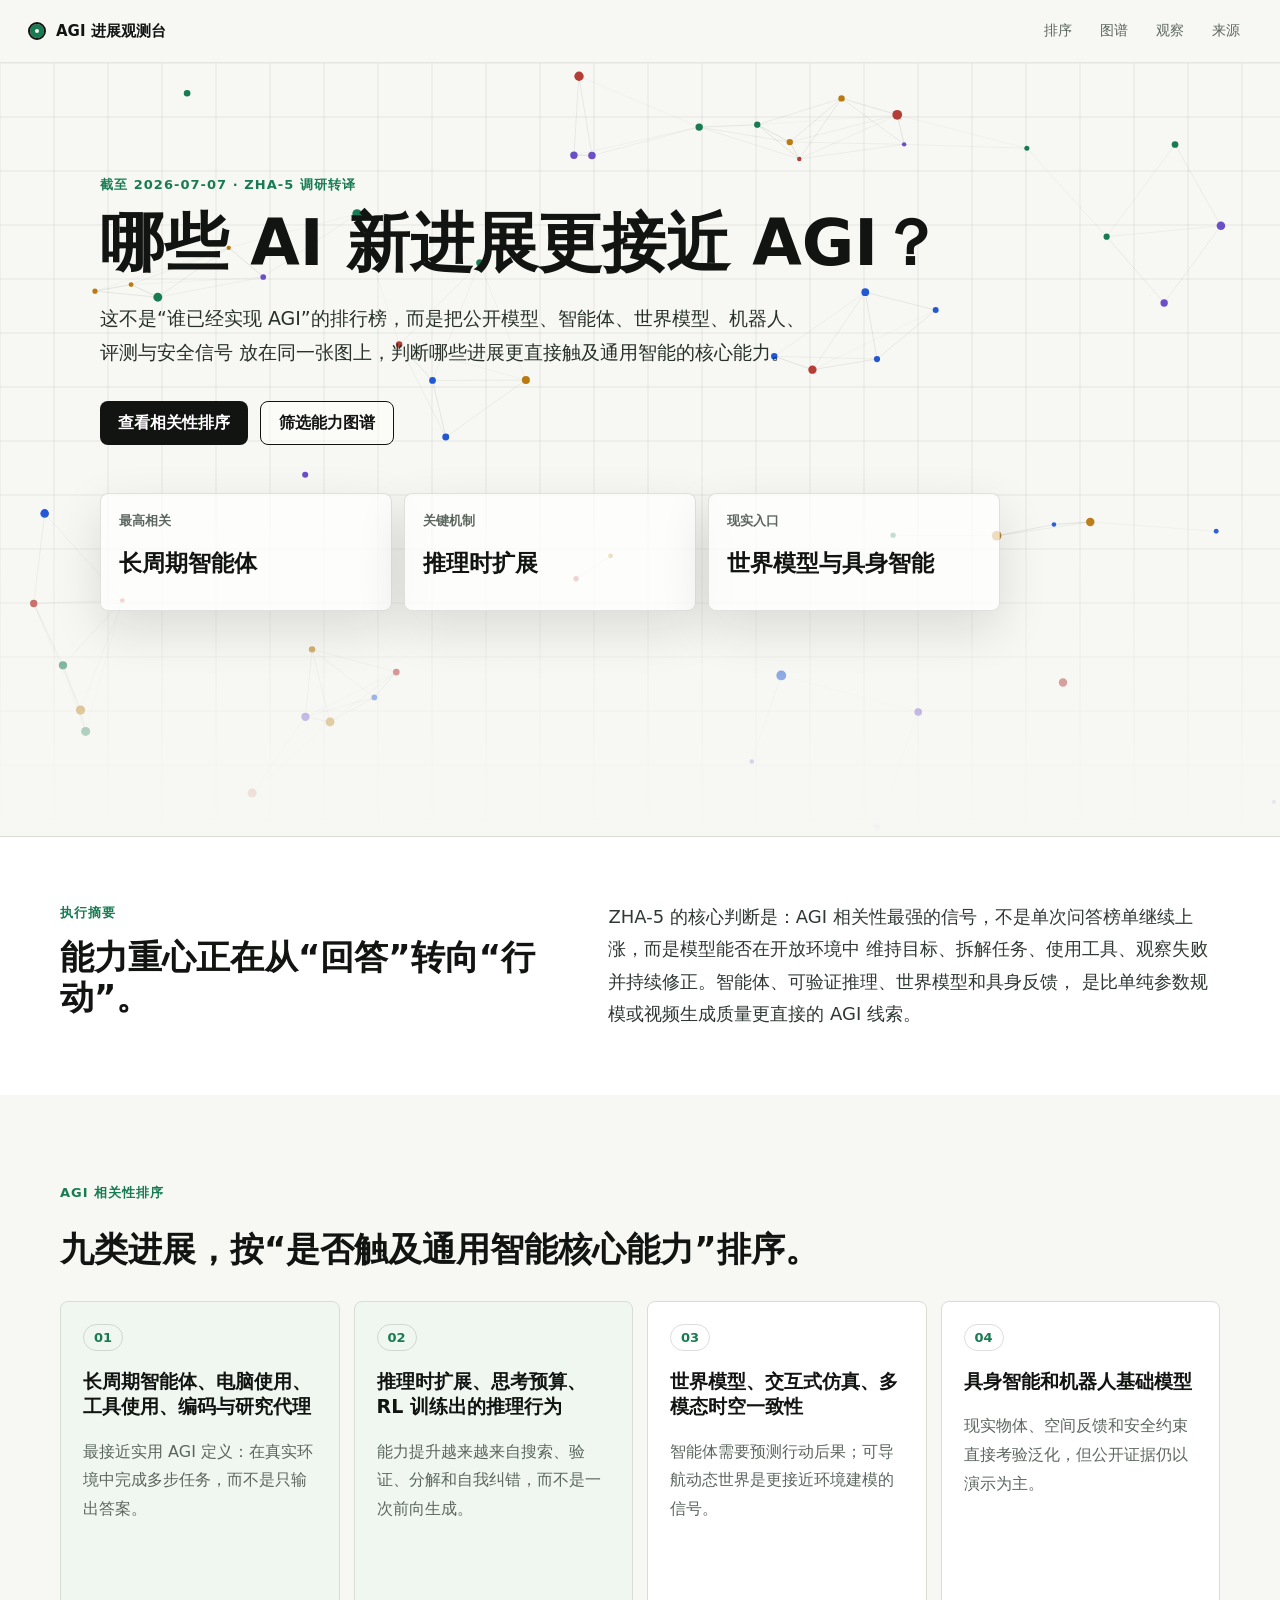
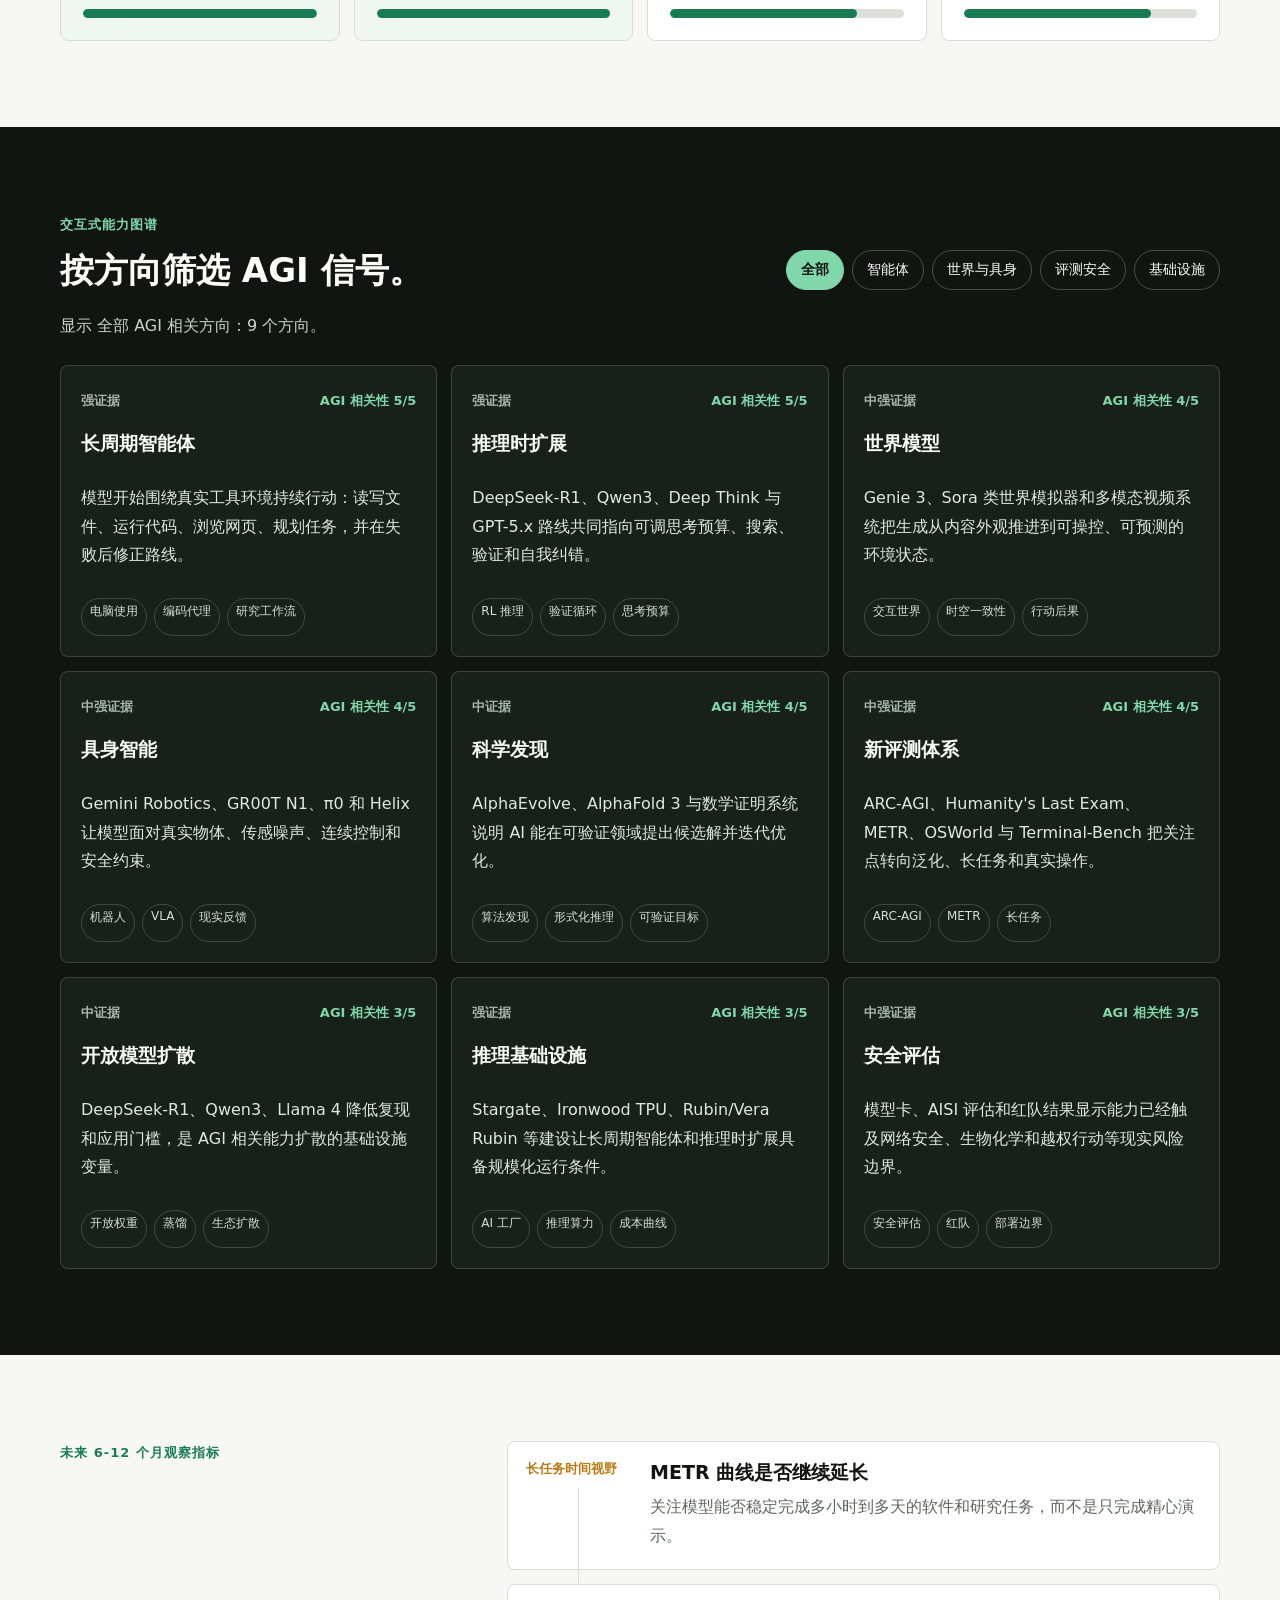
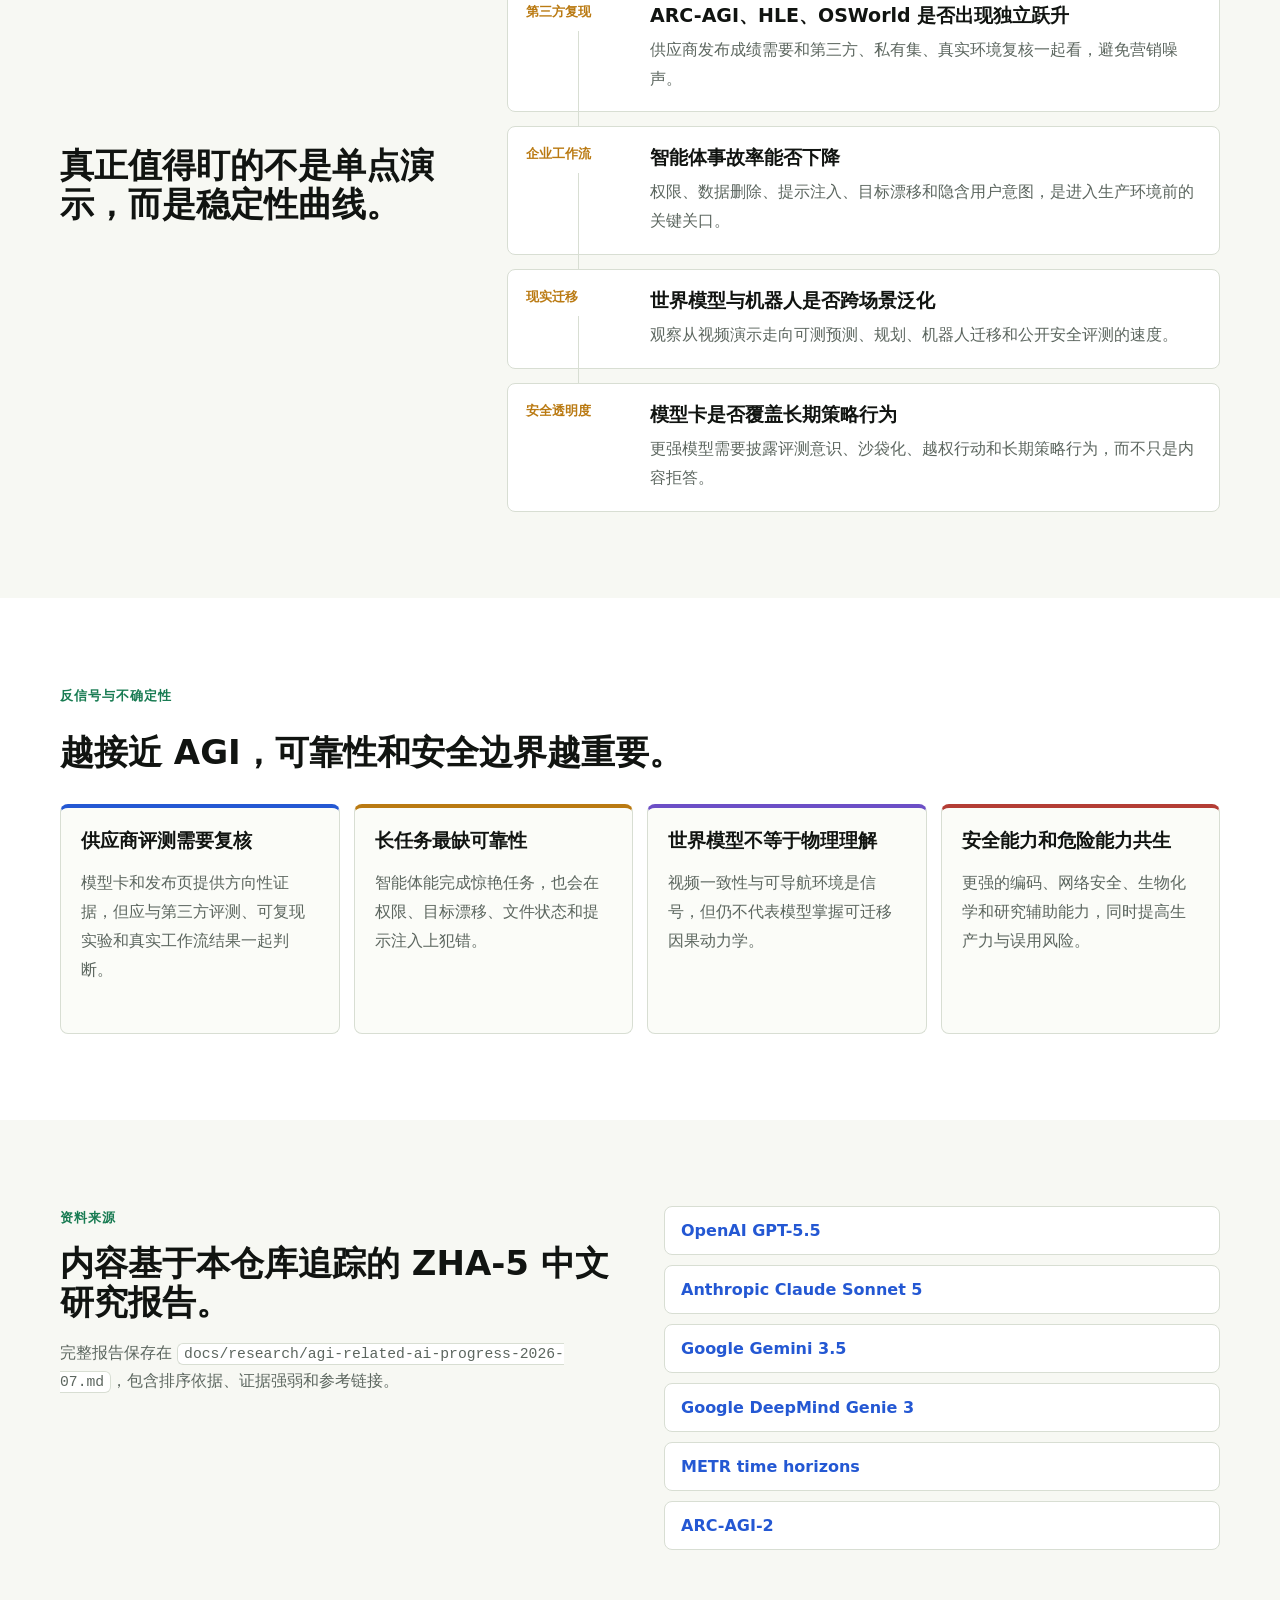
<file: index.html>
<!doctype html>
<html lang="zh-CN">
  <head>
    <meta charset="utf-8">
    <meta name="viewport" content="width=device-width, initial-scale=1">
    <meta
      name="description"
      content="基于 ZHA-5 AGI 调研报告的交互式本地网页，展示当前 AI 进展与 AGI 相关性的排序、信号和风险。"
    >
    <title>AGI 进展观测台</title>
    <link rel="stylesheet" href="src/styles.css">
    <script src="src/main.js" defer></script>
  </head>
  <body>
    <header class="site-header" aria-label="站点导航">
      <a class="brand" href="#hero" aria-label="回到顶部">
        <span class="brand-mark" aria-hidden="true"></span>
        <span>AGI 进展观测台</span>
      </a>
      <nav class="nav-links" aria-label="页面分区">
        <a href="#ranking">排序</a>
        <a href="#domains">图谱</a>
        <a href="#signals">观察</a>
        <a href="#sources">来源</a>
      </nav>
    </header>

    <main>
      <section id="hero" class="hero section-band" aria-labelledby="hero-title">
        <canvas id="intelligenceMap" aria-hidden="true"></canvas>
        <div class="hero-inner">
          <p class="eyebrow">截至 2026-07-07 · ZHA-5 调研转译</p>
          <h1 id="hero-title">哪些 AI 新进展更接近 AGI？</h1>
          <p class="hero-copy">
            这不是“谁已经实现 AGI”的排行榜，而是把公开模型、智能体、世界模型、机器人、评测与安全信号
            放在同一张图上，判断哪些进展更直接触及通用智能的核心能力。
          </p>
          <div class="hero-actions" aria-label="快速跳转">
            <a class="primary-link" href="#ranking">查看相关性排序</a>
            <a class="secondary-link" href="#domains">筛选能力图谱</a>
          </div>
          <dl class="signal-strip" aria-label="核心结论">
            <div>
              <dt>最高相关</dt>
              <dd>长周期智能体</dd>
            </div>
            <div>
              <dt>关键机制</dt>
              <dd>推理时扩展</dd>
            </div>
            <div>
              <dt>现实入口</dt>
              <dd>世界模型与具身智能</dd>
            </div>
          </dl>
        </div>
      </section>

      <section class="intro section-band" aria-labelledby="summary-title">
        <div class="section-inner intro-grid">
          <div>
            <p class="eyebrow">执行摘要</p>
            <h2 id="summary-title">能力重心正在从“回答”转向“行动”。</h2>
          </div>
          <p>
            ZHA-5 的核心判断是：AGI 相关性最强的信号，不是单次问答榜单继续上涨，而是模型能否在开放环境中
            维持目标、拆解任务、使用工具、观察失败并持续修正。智能体、可验证推理、世界模型和具身反馈，
            是比单纯参数规模或视频生成质量更直接的 AGI 线索。
          </p>
        </div>
      </section>

      <section id="ranking" class="section-band ranking" aria-labelledby="ranking-title">
        <div class="section-inner">
          <div class="section-heading">
            <p class="eyebrow">AGI 相关性排序</p>
            <h2 id="ranking-title">九类进展，按“是否触及通用智能核心能力”排序。</h2>
          </div>
          <div class="ranking-list" aria-label="AGI 相关性排行榜">
            <article class="rank-card rank-card-strong">
              <span class="rank-number">01</span>
              <h3>长周期智能体、电脑使用、工具使用、编码与研究代理</h3>
              <p>最接近实用 AGI 定义：在真实环境中完成多步任务，而不是只输出答案。</p>
              <div class="score-line" aria-label="AGI相关性 5分"><span style="width: 100%"></span></div>
            </article>
            <article class="rank-card rank-card-strong">
              <span class="rank-number">02</span>
              <h3>推理时扩展、思考预算、RL 训练出的推理行为</h3>
              <p>能力提升越来越来自搜索、验证、分解和自我纠错，而不是一次前向生成。</p>
              <div class="score-line" aria-label="AGI相关性 5分"><span style="width: 100%"></span></div>
            </article>
            <article class="rank-card">
              <span class="rank-number">03</span>
              <h3>世界模型、交互式仿真、多模态时空一致性</h3>
              <p>智能体需要预测行动后果；可导航动态世界是更接近环境建模的信号。</p>
              <div class="score-line" aria-label="AGI相关性 4分"><span style="width: 80%"></span></div>
            </article>
            <article class="rank-card">
              <span class="rank-number">04</span>
              <h3>具身智能和机器人基础模型</h3>
              <p>现实物体、空间反馈和安全约束直接考验泛化，但公开证据仍以演示为主。</p>
              <div class="score-line" aria-label="AGI相关性 4分"><span style="width: 80%"></span></div>
            </article>
          </div>
        </div>
      </section>

      <section id="domains" class="section-band domains" aria-labelledby="domains-title">
        <div class="section-inner">
          <div class="section-heading with-controls">
            <div>
              <p class="eyebrow">交互式能力图谱</p>
              <h2 id="domains-title">按方向筛选 AGI 信号。</h2>
            </div>
            <div class="filter-bar" role="group" aria-label="筛选能力方向">
              <button type="button" data-filter="all" aria-pressed="true">全部</button>
              <button type="button" data-filter="agent" aria-pressed="false">智能体</button>
              <button type="button" data-filter="embodied" aria-pressed="false">世界与具身</button>
              <button type="button" data-filter="evals" aria-pressed="false">评测安全</button>
              <button type="button" data-filter="infra" aria-pressed="false">基础设施</button>
            </div>
          </div>
          <p id="filterStatus" class="filter-status" aria-live="polite">显示全部 AGI 相关方向。</p>
          <div id="domainGrid" class="domain-grid" aria-label="能力方向卡片"></div>
        </div>
      </section>

      <section id="signals" class="section-band signals" aria-labelledby="signals-title">
        <div class="section-inner signals-layout">
          <div class="section-heading">
            <p class="eyebrow">未来 6-12 个月观察指标</p>
            <h2 id="signals-title">真正值得盯的不是单点演示，而是稳定性曲线。</h2>
          </div>
          <div id="signalList" class="signal-list" aria-label="观察指标列表"></div>
        </div>
      </section>

      <section id="uncertainty" class="section-band uncertainty" aria-labelledby="uncertainty-title">
        <div class="section-inner">
          <div class="section-heading">
            <p class="eyebrow">反信号与不确定性</p>
            <h2 id="uncertainty-title">越接近 AGI，可靠性和安全边界越重要。</h2>
          </div>
          <div class="risk-grid">
            <article>
              <h3>供应商评测需要复核</h3>
              <p>模型卡和发布页提供方向性证据，但应与第三方评测、可复现实验和真实工作流结果一起判断。</p>
            </article>
            <article>
              <h3>长任务最缺可靠性</h3>
              <p>智能体能完成惊艳任务，也会在权限、目标漂移、文件状态和提示注入上犯错。</p>
            </article>
            <article>
              <h3>世界模型不等于物理理解</h3>
              <p>视频一致性与可导航环境是信号，但仍不代表模型掌握可迁移因果动力学。</p>
            </article>
            <article>
              <h3>安全能力和危险能力共生</h3>
              <p>更强的编码、网络安全、生物化学和研究辅助能力，同时提高生产力与误用风险。</p>
            </article>
          </div>
        </div>
      </section>

      <section id="sources" class="section-band sources" aria-labelledby="sources-title">
        <div class="section-inner source-layout">
          <div>
            <p class="eyebrow">资料来源</p>
            <h2 id="sources-title">内容基于本仓库追踪的 ZHA-5 中文研究报告。</h2>
            <p>
              完整报告保存在
              <code>docs/research/agi-related-ai-progress-2026-07.md</code>，包含排序依据、证据强弱和参考链接。
            </p>
          </div>
          <ul class="source-links" aria-label="代表性来源">
            <li><a href="https://openai.com/index/introducing-gpt-5-5/">OpenAI GPT-5.5</a></li>
            <li><a href="https://www.anthropic.com/news/claude-sonnet-5">Anthropic Claude Sonnet 5</a></li>
            <li><a href="https://blog.google/innovation-and-ai/models-and-research/gemini-models/gemini-3-5/">Google Gemini 3.5</a></li>
            <li><a href="https://deepmind.google/blog/genie-3-a-new-frontier-for-world-models/">Google DeepMind Genie 3</a></li>
            <li><a href="https://metr.org/time-horizons/">METR time horizons</a></li>
            <li><a href="https://arcprize.org/arc-agi/2">ARC-AGI-2</a></li>
          </ul>
        </div>
      </section>
    </main>
  </body>
</html>
</file>
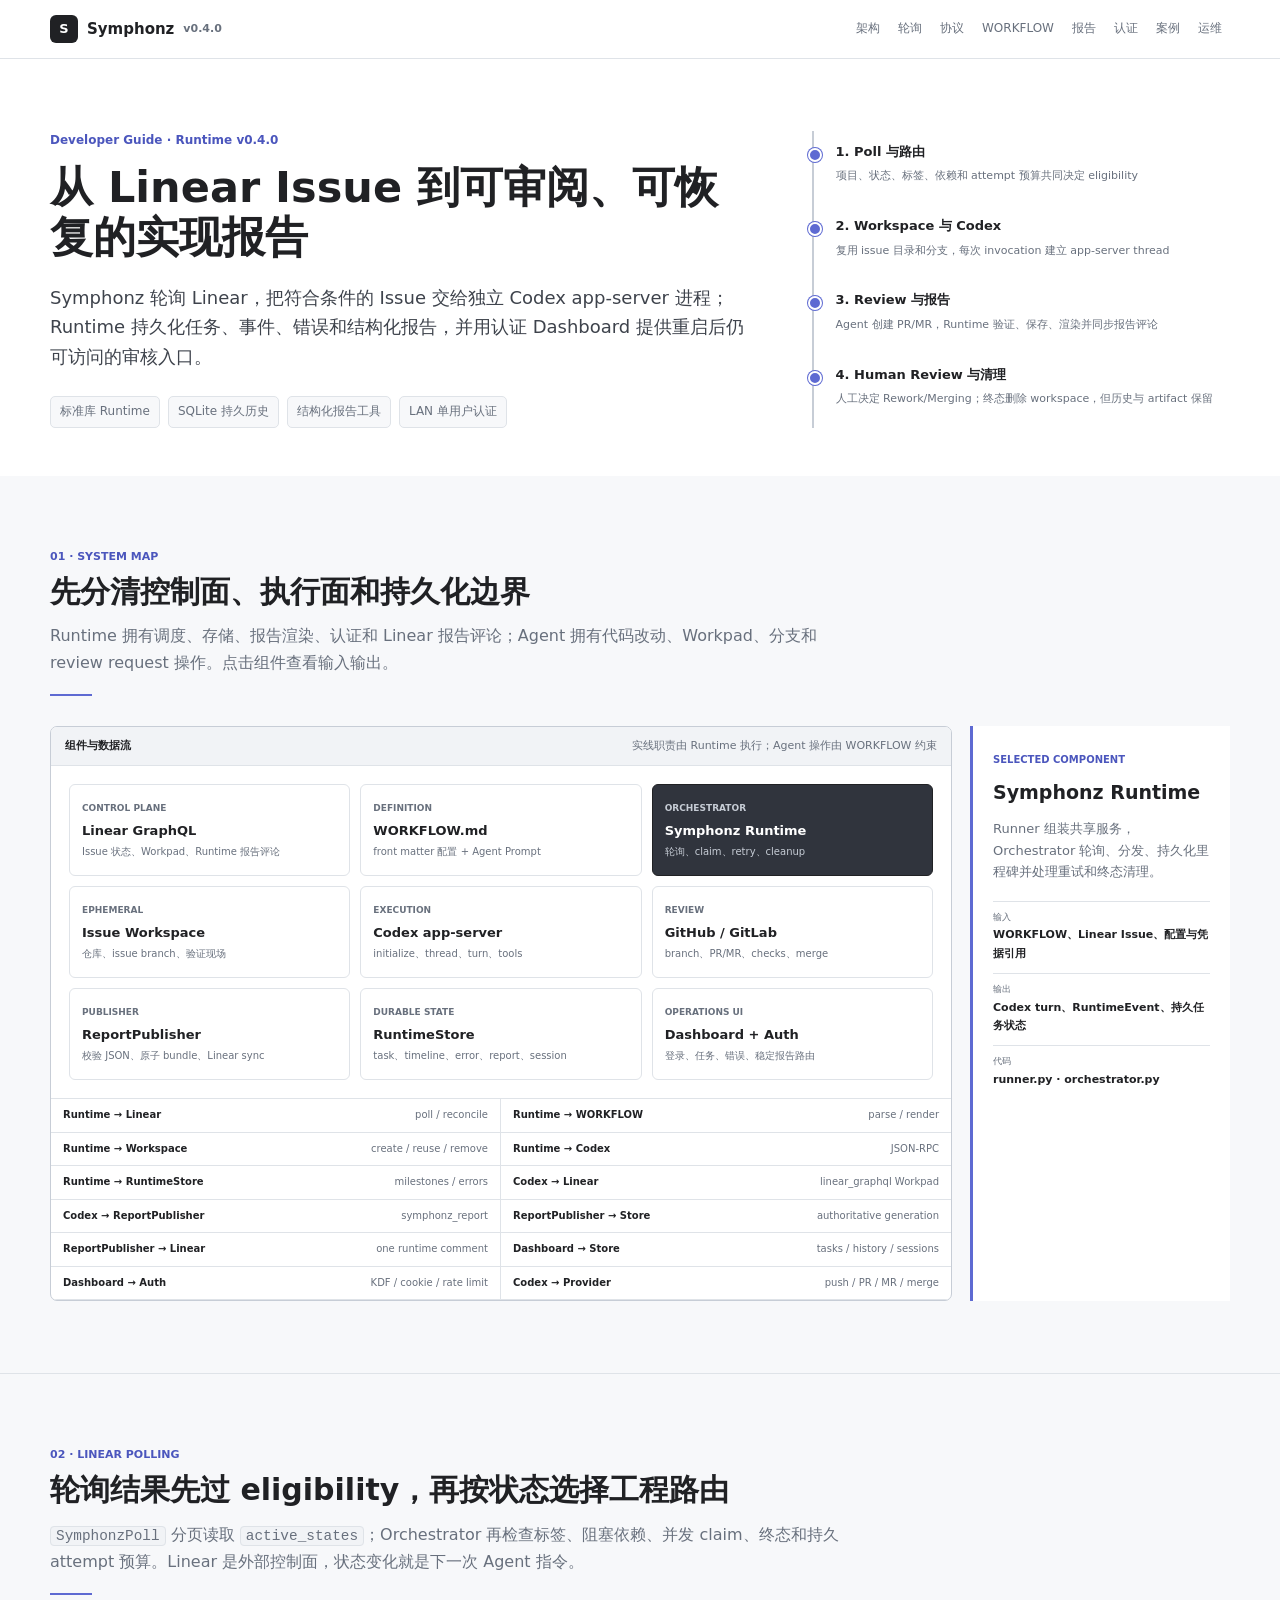
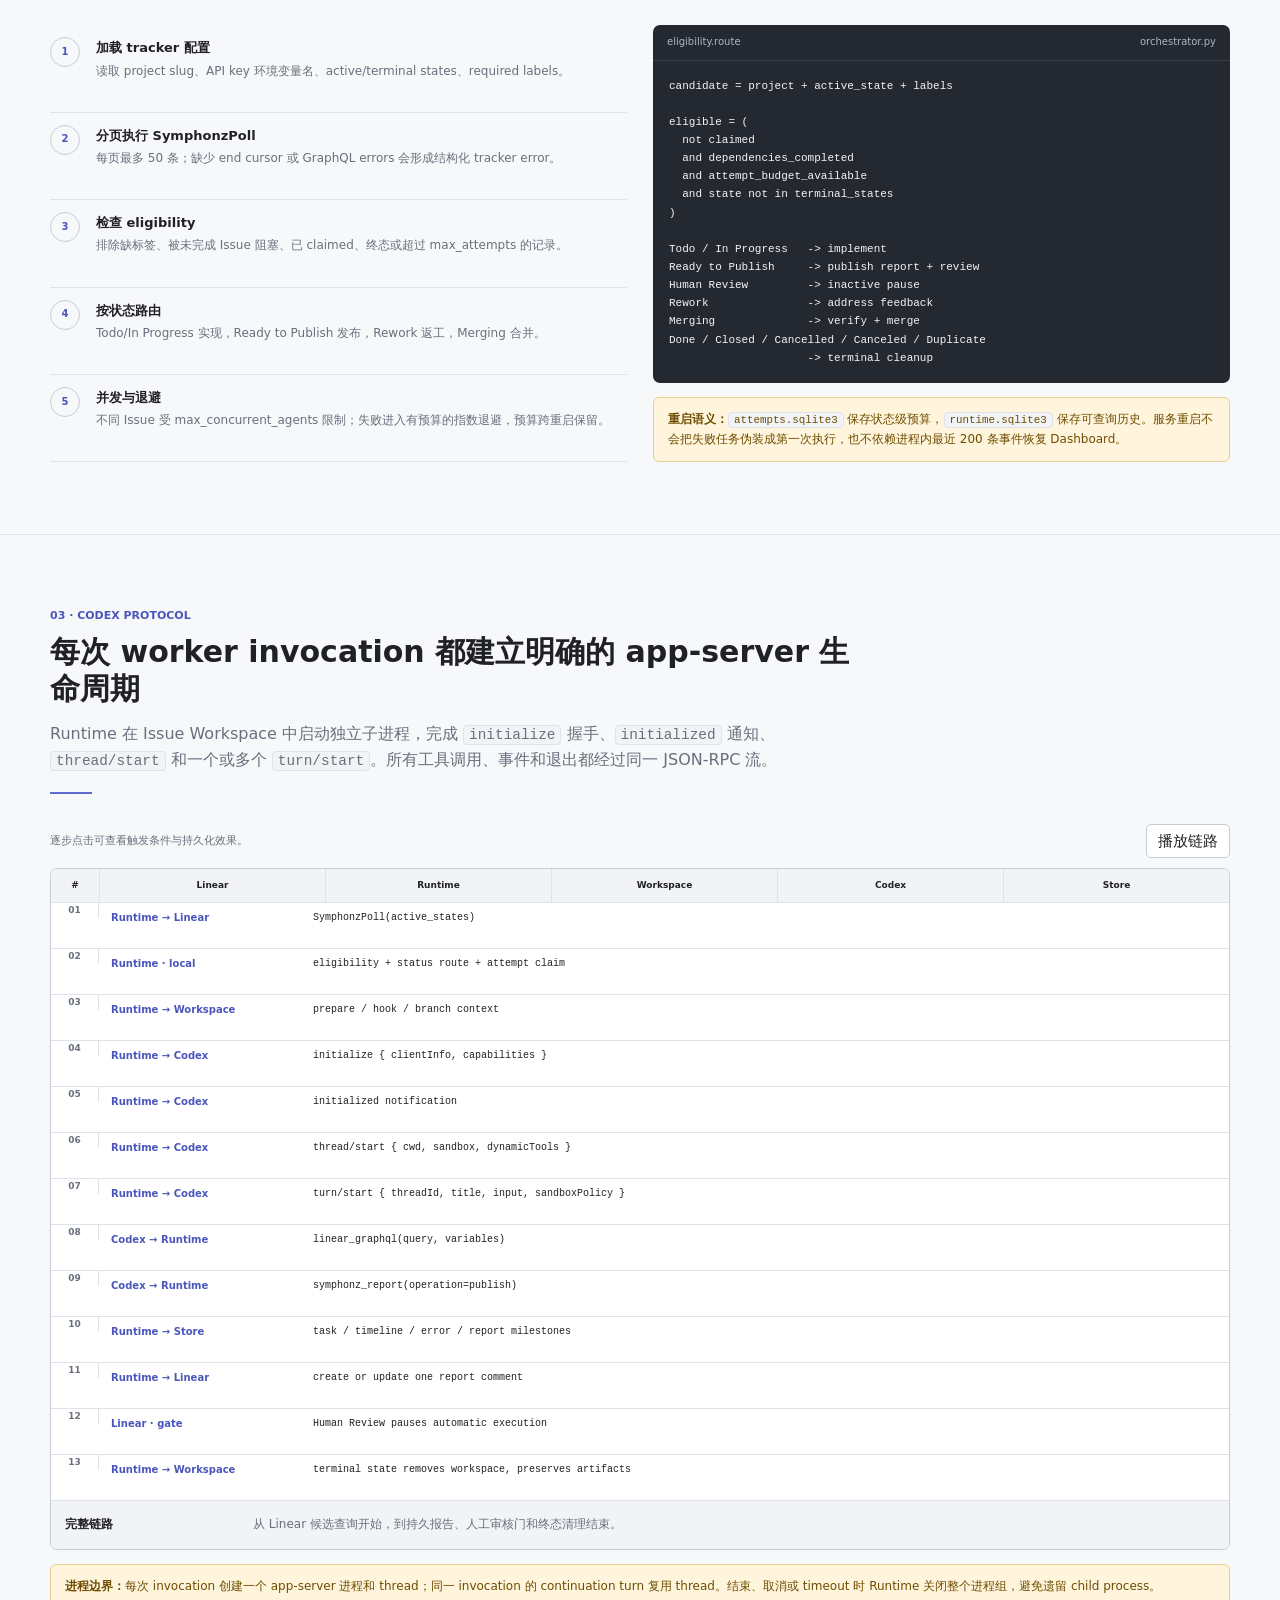
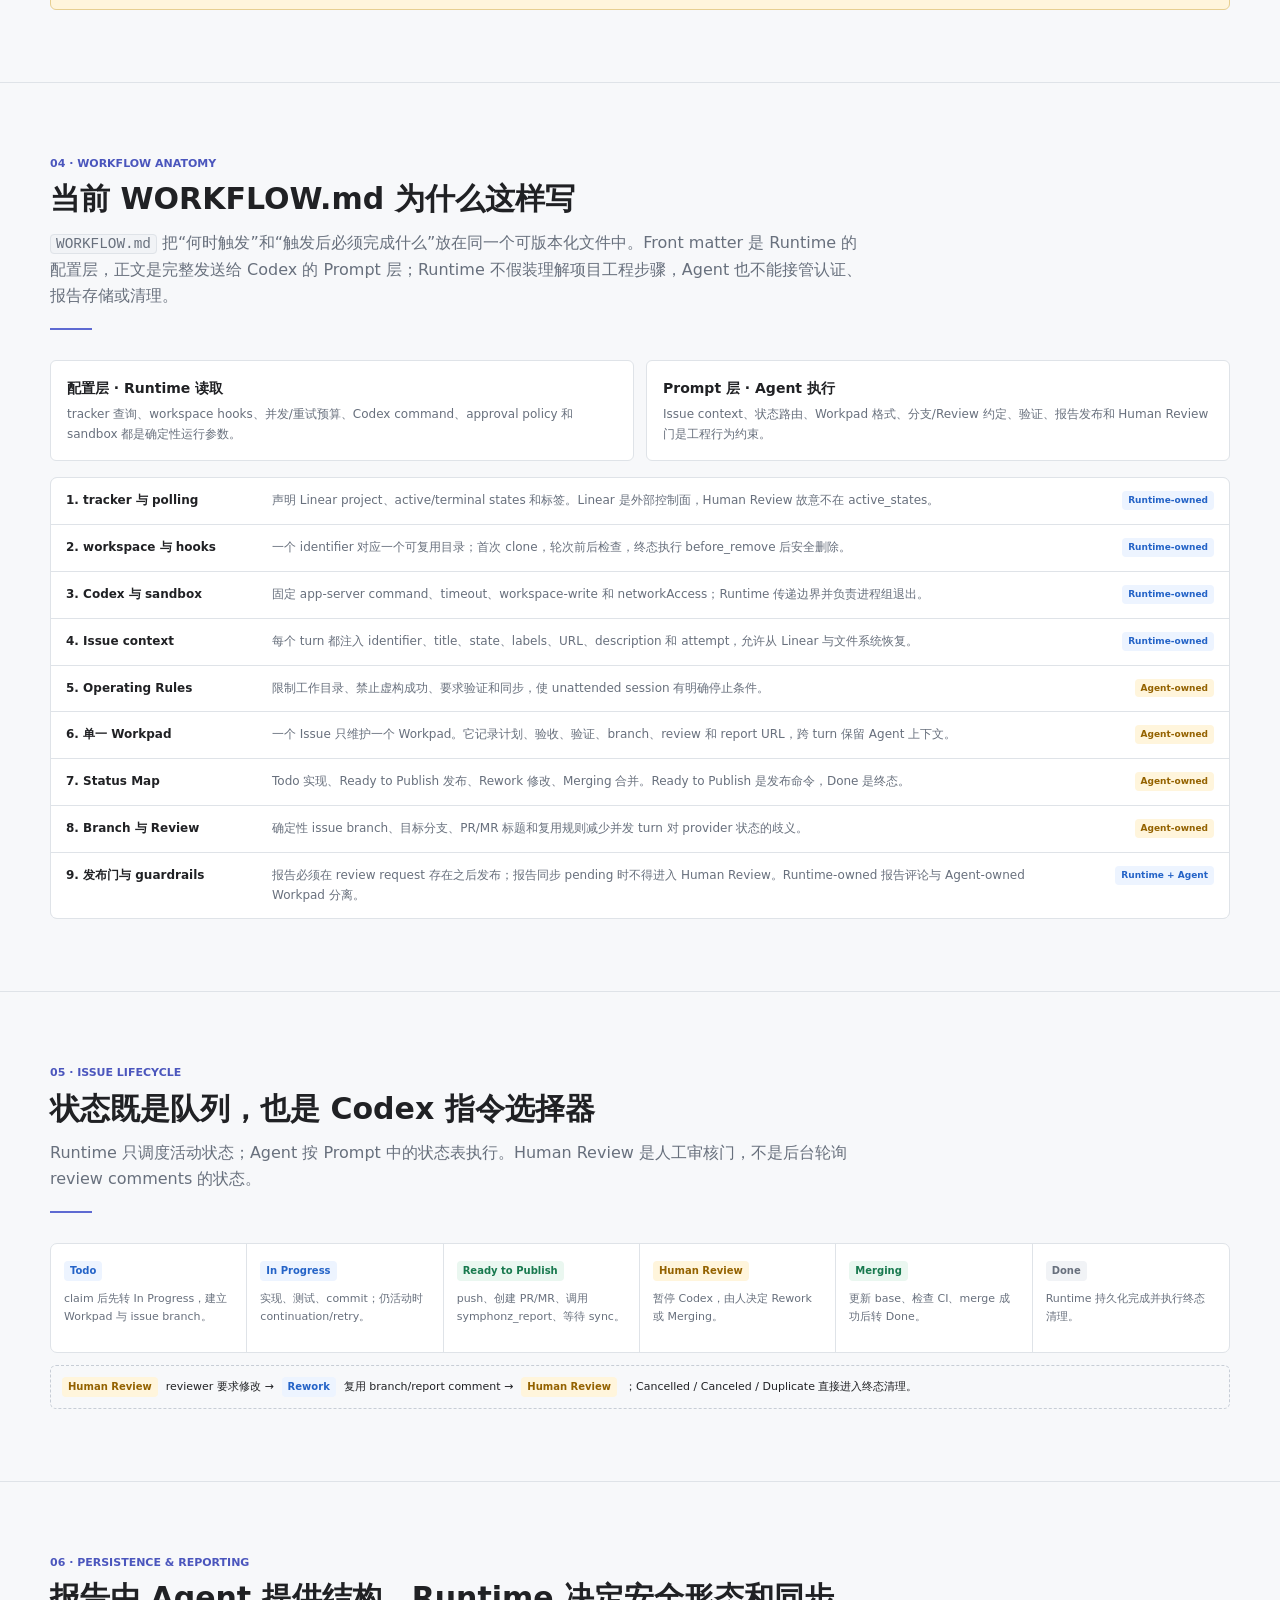
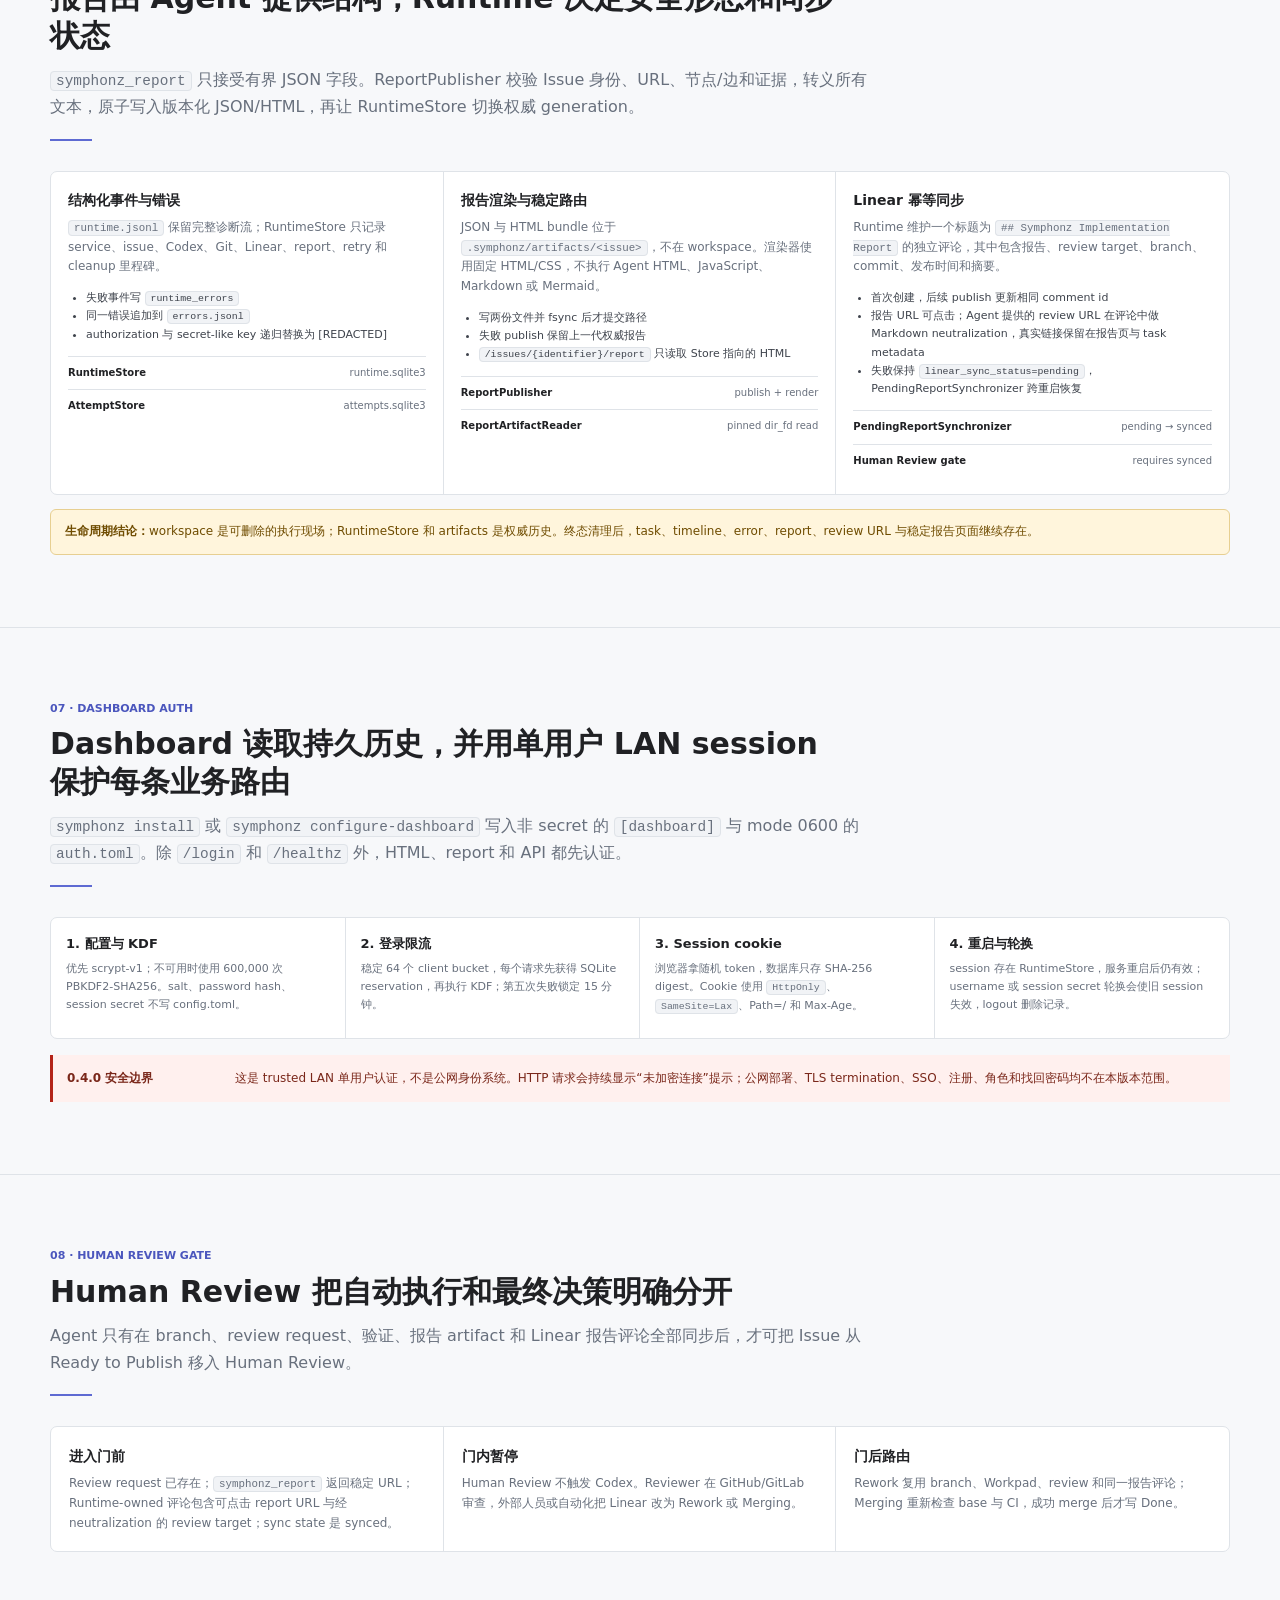
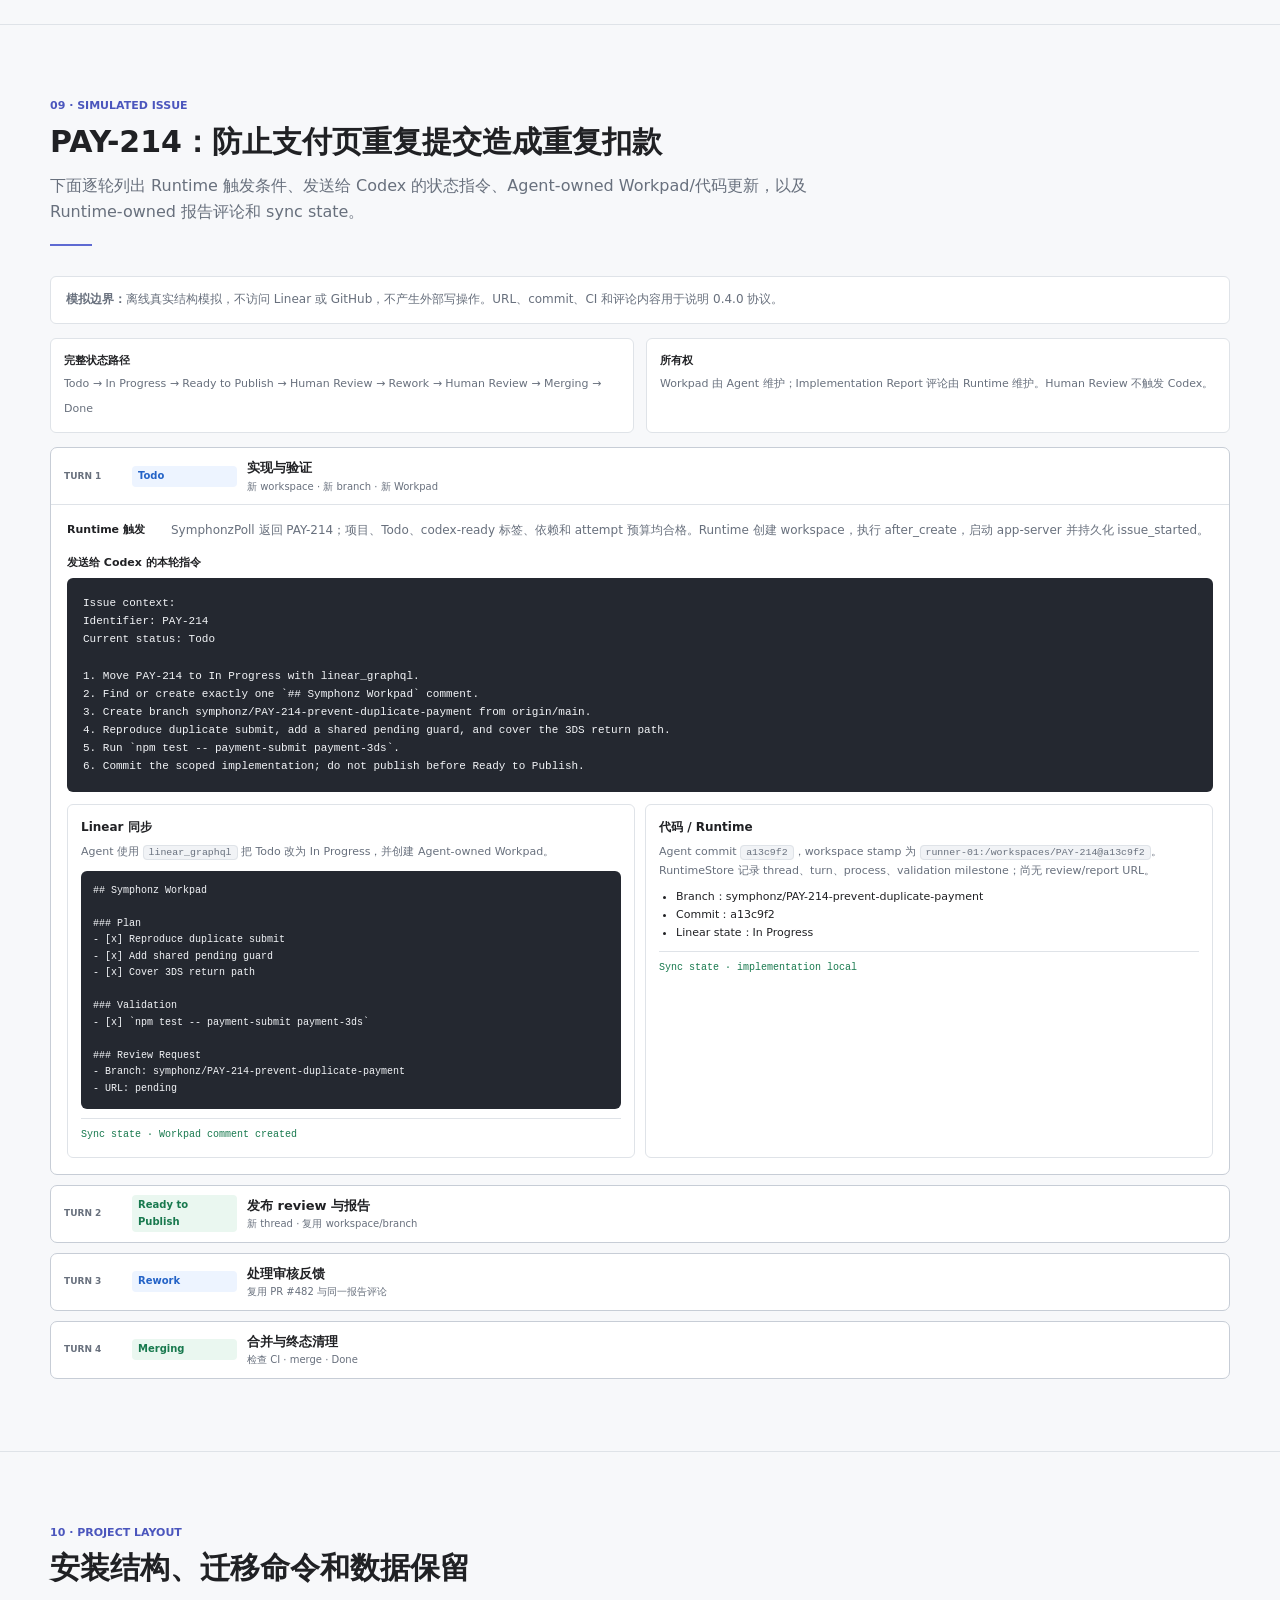
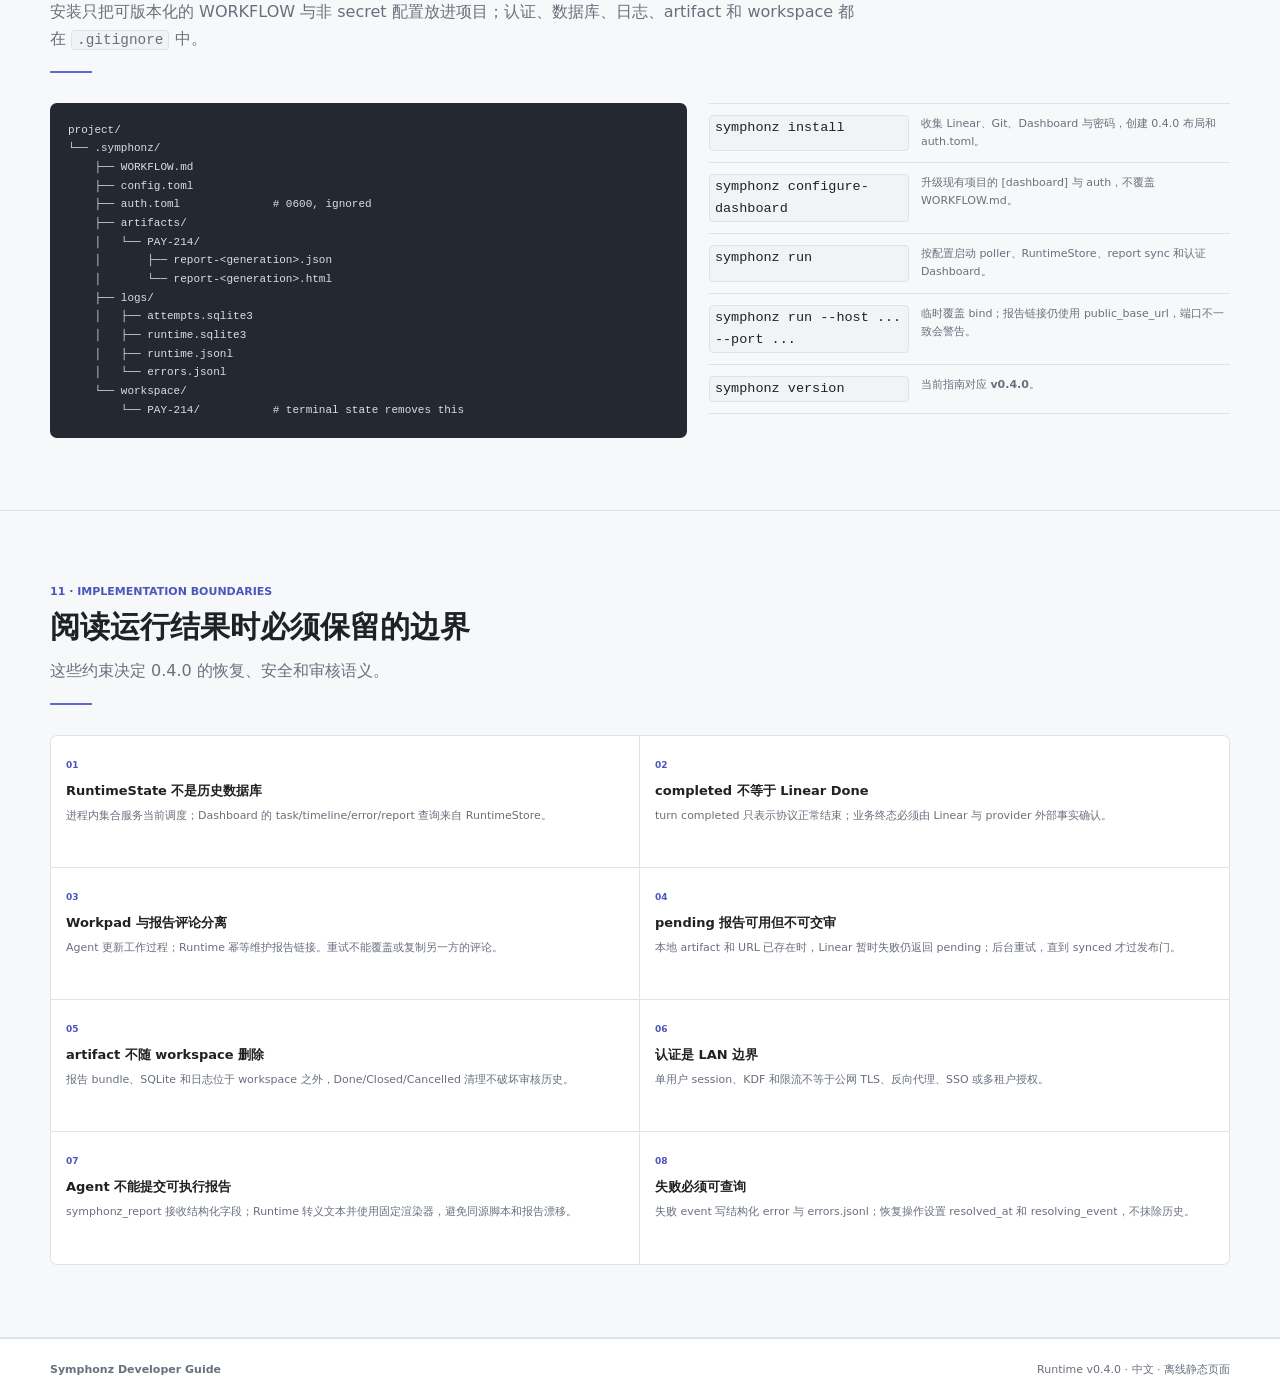
<file: docs/index.html>
<!doctype html>
<html lang="zh-CN">
<head>
  <meta charset="utf-8">
  <meta name="viewport" content="width=device-width, initial-scale=1">
  <meta name="description" content="Symphonz 0.4.0 中文开发者指南：Linear 调度、Codex app-server、结构化报告、运行历史与 Dashboard 认证。">
  <title>Symphonz 0.4.0 开发者指南</title>
  <style>
    :root {
      color-scheme: light;
      --page: #f7f8fa;
      --surface: #ffffff;
      --surface-muted: #f1f3f6;
      --ink: #202124;
      --ink-soft: #3e434c;
      --muted: #68707d;
      --line: #dfe3e8;
      --line-strong: #c7cdd6;
      --accent: #5e6ad2;
      --accent-soft: #eff0ff;
      --green: #18794e;
      --green-soft: #eaf7f0;
      --amber: #946200;
      --amber-soft: #fff5dc;
      --red: #b42318;
      --red-soft: #fff0ee;
      --blue: #2463c7;
      --blue-soft: #edf4ff;
      --code: #242830;
      --code-muted: #aeb6c3;
      --max: 1180px;
    }

    * { box-sizing: border-box; }
    html { scroll-behavior: smooth; scroll-padding-top: 72px; }
    body {
      margin: 0;
      background: var(--page);
      color: var(--ink);
      font-family: Inter, ui-sans-serif, system-ui, -apple-system, BlinkMacSystemFont, "Segoe UI", sans-serif;
      font-size: 15px;
      line-height: 1.65;
    }
    button, input { font: inherit; }
    button { color: inherit; }
    a { color: inherit; text-decoration: none; }
    h1, h2, h3, p, pre { margin: 0; }
    code, pre { font-family: ui-monospace, SFMono-Regular, Menlo, Monaco, Consolas, monospace; }
    code {
      border: 1px solid var(--line);
      border-radius: 4px;
      background: var(--surface-muted);
      padding: 1px 5px;
      overflow-wrap: anywhere;
      font-size: .9em;
    }
    a:focus-visible, button:focus-visible, summary:focus-visible {
      outline: 3px solid rgba(94, 106, 210, .3);
      outline-offset: 2px;
    }

    .topbar {
      position: sticky;
      z-index: 30;
      top: 0;
      border-bottom: 1px solid var(--line);
      background: rgba(255, 255, 255, .96);
    }
    .topbar-inner {
      display: flex;
      align-items: center;
      gap: 24px;
      width: min(calc(100% - 40px), var(--max));
      min-height: 58px;
      margin: 0 auto;
    }
    .brand { display: inline-flex; align-items: center; gap: 9px; flex: 0 0 auto; font-weight: 720; }
    .brand-mark {
      display: grid;
      place-items: center;
      width: 28px;
      height: 28px;
      border-radius: 6px;
      background: var(--ink);
      color: #fff;
      font-size: 13px;
    }
    .version { color: var(--muted); font-size: 11px; font-weight: 650; }
    .nav-links { display: flex; gap: 2px; min-width: 0; margin-left: auto; overflow-x: auto; }
    .nav-links a { padding: 6px 8px; border-radius: 5px; color: var(--muted); font-size: 12px; white-space: nowrap; }
    .nav-links a:hover { background: var(--accent-soft); color: #4b56bd; }

    .section { border-bottom: 1px solid var(--line); padding: 72px 0; }
    .section-inner { width: min(calc(100% - 40px), var(--max)); margin: 0 auto; }
    .section-kicker { margin-bottom: 7px; color: #4b56bd; font-size: 11px; font-weight: 760; text-transform: uppercase; }
    .section-heading { max-width: 800px; font-size: 30px; line-height: 1.25; }
    .section-lead { max-width: 820px; margin-top: 13px; color: var(--muted); font-size: 16px; }
    .rule { width: 42px; height: 2px; margin: 18px 0 30px; border: 0; background: var(--accent); }

    .overview { padding: 72px 0 48px; background: var(--surface); }
    .overview-grid { display: grid; grid-template-columns: minmax(0, 1.25fr) minmax(340px, .75fr); gap: 64px; align-items: center; }
    .eyebrow { margin-bottom: 12px; color: #4b56bd; font-size: 12px; font-weight: 700; }
    h1 { max-width: 760px; font-size: 43px; line-height: 1.16; }
    .overview-copy { max-width: 720px; margin-top: 20px; color: var(--ink-soft); font-size: 18px; }
    .fact-row { display: flex; flex-wrap: wrap; gap: 8px; margin-top: 24px; }
    .fact { border: 1px solid var(--line); border-radius: 5px; background: var(--page); padding: 5px 9px; color: var(--muted); font-size: 12px; }
    .chain { border-left: 2px solid var(--line-strong); padding-left: 22px; }
    .chain-step { position: relative; padding: 10px 0 18px; }
    .chain-step::before { content: ""; position: absolute; top: 17px; left: -28px; width: 10px; height: 10px; border: 2px solid #fff; border-radius: 50%; background: var(--accent); box-shadow: 0 0 0 1px var(--accent); }
    .chain-step strong { display: block; font-size: 13px; }
    .chain-step span { color: var(--muted); font-size: 11px; }

    .map-layout { display: grid; grid-template-columns: minmax(0, 1.6fr) minmax(260px, .4fr); gap: 18px; }
    .diagram-frame { border: 1px solid var(--line-strong); border-radius: 7px; background: var(--surface); overflow: hidden; }
    .diagram-head { display: flex; justify-content: space-between; gap: 12px; border-bottom: 1px solid var(--line); background: var(--surface-muted); padding: 10px 14px; font-size: 11px; }
    .diagram-head span:last-child { color: var(--muted); }
    .system-map { display: grid; grid-template-columns: repeat(3, minmax(0, 1fr)); gap: 10px; padding: 18px; }
    .map-node { min-height: 92px; border: 1px solid var(--line); border-radius: 6px; background: #fff; padding: 12px; text-align: left; cursor: pointer; }
    .map-node:hover, .map-node[aria-pressed="true"] { border-color: var(--accent); background: var(--accent-soft); }
    .map-node.runtime { border-color: var(--ink); background: var(--ink); color: #fff; }
    .map-node.runtime[aria-pressed="true"] { background: #30343d; }
    .node-type { display: block; margin-bottom: 4px; color: var(--muted); font-size: 9px; font-weight: 750; text-transform: uppercase; }
    .runtime .node-type { color: #c6ccd5; }
    .map-node strong { display: block; font-size: 13px; }
    .map-node small { display: block; margin-top: 4px; color: var(--muted); font-size: 10px; line-height: 1.4; }
    .runtime small { color: #c6ccd5; }
    .edge-list { display: grid; grid-template-columns: repeat(2, minmax(0, 1fr)); gap: 0; border-top: 1px solid var(--line); }
    .edge { display: flex; justify-content: space-between; gap: 12px; border-bottom: 1px solid var(--line); padding: 8px 12px; font-size: 10px; }
    .edge:nth-child(odd) { border-right: 1px solid var(--line); }
    .edge span { color: var(--muted); }
    .component-detail { border-left: 3px solid var(--accent); background: var(--surface); padding: 20px; }
    .component-detail h3 { margin: 6px 0 10px; font-size: 19px; }
    .component-detail > p { color: var(--muted); font-size: 13px; }
    .detail-label { color: #4b56bd; font-size: 10px; font-weight: 750; text-transform: uppercase; }
    .detail-grid { display: grid; gap: 10px; margin-top: 18px; }
    .detail-grid div { border-top: 1px solid var(--line); padding-top: 8px; }
    .detail-grid span { display: block; color: var(--muted); font-size: 9px; text-transform: uppercase; }
    .detail-grid strong { display: block; margin-top: 2px; font-size: 11px; overflow-wrap: anywhere; }

    .two-column { display: grid; grid-template-columns: repeat(2, minmax(0, 1fr)); gap: 26px; }
    .step-list { display: grid; gap: 0; }
    .step { display: grid; grid-template-columns: 34px minmax(0, 1fr); gap: 12px; border-bottom: 1px solid var(--line); padding: 12px 0; }
    .step-index { display: grid; place-items: center; width: 30px; height: 30px; border: 1px solid var(--line-strong); border-radius: 50%; color: #4b56bd; font-size: 10px; font-weight: 750; }
    .step h3 { font-size: 13px; }
    .step p { margin-top: 3px; color: var(--muted); font-size: 12px; }
    .code-panel { border-radius: 7px; background: var(--code); color: #f3f5f8; overflow: hidden; }
    .code-head { display: flex; justify-content: space-between; gap: 10px; border-bottom: 1px solid #3b414b; padding: 9px 14px; color: var(--code-muted); font-size: 10px; }
    .code-panel pre, .prompt-block, .workpad-preview { overflow-x: auto; padding: 16px; font-size: 11px; line-height: 1.65; white-space: pre; }
    .note { margin-top: 14px; border: 1px solid #e7cf91; border-radius: 6px; background: var(--amber-soft); padding: 12px 14px; color: #6f4c00; font-size: 12px; }

    .sequence-controls { display: flex; justify-content: space-between; align-items: center; gap: 16px; margin-bottom: 10px; }
    .sequence-help { color: var(--muted); font-size: 11px; }
    .play-button { min-height: 34px; border: 1px solid var(--line-strong); border-radius: 5px; background: var(--surface); padding: 0 11px; cursor: pointer; }
    .sequence-diagram { border: 1px solid var(--line-strong); border-radius: 7px; background: var(--surface); overflow: hidden; }
    .sequence-actors { display: grid; grid-template-columns: 48px repeat(5, 1fr); border-bottom: 1px solid var(--line); background: var(--surface-muted); }
    .actor { padding: 9px 6px; border-left: 1px solid var(--line); text-align: center; font-size: 9px; font-weight: 700; }
    .actor:first-child { border-left: 0; }
    .sequence-steps { display: grid; gap: 1px; background: var(--line); }
    .sequence-step { display: grid; grid-template-columns: 48px minmax(0, 1fr); min-height: 45px; border: 0; background: #fff; padding: 0; text-align: left; cursor: pointer; }
    .sequence-step:hover, .sequence-step[aria-pressed="true"] { background: var(--accent-soft); }
    .sequence-number { display: grid; place-items: center; border-right: 1px solid var(--line); color: var(--muted); font-size: 9px; font-weight: 700; }
    .sequence-message { display: grid; grid-template-columns: 190px minmax(0, 1fr); align-items: center; gap: 12px; padding: 7px 12px; }
    .sequence-route { color: #4b56bd; font-size: 10px; font-weight: 700; }
    .sequence-label { font-family: ui-monospace, SFMono-Regular, Menlo, monospace; font-size: 10px; overflow-wrap: anywhere; }
    .sequence-explain { display: grid; grid-template-columns: 170px minmax(0, 1fr); gap: 18px; border-top: 1px solid var(--line); background: var(--surface-muted); padding: 14px; }
    .sequence-explain span { font-size: 12px; font-weight: 700; }
    .sequence-explain p { color: var(--muted); font-size: 12px; }

    .workflow-layers { display: grid; grid-template-columns: repeat(2, minmax(0, 1fr)); gap: 12px; margin-bottom: 16px; }
    .workflow-layer { border: 1px solid var(--line); border-radius: 6px; background: var(--surface); padding: 16px; }
    .workflow-layer h3 { font-size: 14px; }
    .workflow-layer p { margin-top: 5px; color: var(--muted); font-size: 12px; }
    .workflow-parts { display: grid; gap: 1px; border: 1px solid var(--line); border-radius: 7px; background: var(--line); overflow: hidden; }
    .workflow-part { display: grid; grid-template-columns: 190px minmax(0, 1fr) 120px; gap: 16px; align-items: start; background: var(--surface); padding: 13px 15px; }
    .workflow-part h3 { font-size: 12px; }
    .workflow-part p { color: var(--muted); font-size: 12px; }
    .owner { justify-self: end; border-radius: 4px; padding: 2px 6px; font-size: 9px; font-weight: 750; }
    .owner.runtime { background: var(--blue-soft); color: var(--blue); }
    .owner.agent { background: var(--amber-soft); color: var(--amber); }

    .lifecycle-track { display: grid; grid-template-columns: repeat(6, minmax(0, 1fr)); border: 1px solid var(--line); border-radius: 7px; background: var(--surface); overflow: hidden; }
    .life-state { min-height: 108px; border-right: 1px solid var(--line); padding: 13px; }
    .life-state:last-child { border-right: 0; }
    .state-pill { display: inline-block; border-radius: 4px; padding: 2px 6px; font-size: 10px; font-weight: 750; }
    .state-pill.active { background: var(--blue-soft); color: var(--blue); }
    .state-pill.publish { background: var(--green-soft); color: var(--green); }
    .state-pill.review { background: var(--amber-soft); color: var(--amber); }
    .state-pill.terminal { background: var(--surface-muted); color: var(--muted); }
    .life-state p { margin-top: 8px; color: var(--muted); font-size: 11px; }
    .rework-return { display: flex; flex-wrap: wrap; align-items: center; gap: 8px; margin-top: 12px; border: 1px dashed var(--line-strong); border-radius: 6px; padding: 11px; font-size: 11px; }

    .ops-grid { display: grid; grid-template-columns: repeat(3, minmax(0, 1fr)); border: 1px solid var(--line); border-radius: 7px; background: var(--surface); overflow: hidden; }
    .ops-panel { border-right: 1px solid var(--line); padding: 17px; }
    .ops-panel:last-child { border-right: 0; }
    .ops-panel h3 { font-size: 14px; }
    .ops-panel p { margin-top: 6px; color: var(--muted); font-size: 12px; }
    .ops-panel ul { margin: 12px 0 0; padding-left: 18px; color: var(--ink-soft); font-size: 11px; }
    .status-line { display: flex; justify-content: space-between; gap: 12px; border-top: 1px solid var(--line); padding: 8px 0; font-size: 10px; }
    .status-line:first-of-type { margin-top: 12px; }
    .status-line span { color: var(--muted); }

    .auth-flow { display: grid; grid-template-columns: repeat(4, minmax(0, 1fr)); gap: 0; border: 1px solid var(--line); border-radius: 7px; background: var(--surface); overflow: hidden; }
    .auth-step { position: relative; min-height: 120px; border-right: 1px solid var(--line); padding: 15px; }
    .auth-step:last-child { border-right: 0; }
    .auth-step h3 { font-size: 13px; }
    .auth-step p { margin-top: 6px; color: var(--muted); font-size: 11px; }
    .security-note { display: grid; grid-template-columns: 150px minmax(0, 1fr); gap: 18px; margin-top: 16px; border-left: 3px solid var(--red); background: var(--red-soft); padding: 14px; color: #7a271a; font-size: 12px; }

    .review-gate { display: grid; grid-template-columns: repeat(3, minmax(0, 1fr)); border: 1px solid var(--line); border-radius: 7px; background: var(--surface); overflow: hidden; }
    .gate-stage { border-right: 1px solid var(--line); padding: 18px; }
    .gate-stage:last-child { border-right: 0; }
    .gate-stage h3 { font-size: 14px; }
    .gate-stage p { margin-top: 6px; color: var(--muted); font-size: 12px; }

    .case-disclaimer { border: 1px solid var(--line); border-radius: 6px; background: var(--surface); padding: 13px 15px; color: var(--muted); font-size: 12px; }
    .case-summary { display: grid; grid-template-columns: 1fr 1fr; gap: 12px; margin: 14px 0; }
    .case-summary > div { border: 1px solid var(--line); border-radius: 6px; background: var(--surface); padding: 13px; }
    .case-summary strong { display: block; font-size: 11px; }
    .case-summary span { color: var(--muted); font-size: 11px; }
    .case-turns { display: grid; gap: 10px; }
    .case-turn { border: 1px solid var(--line-strong); border-radius: 7px; background: var(--surface); overflow: hidden; }
    .case-turn summary { display: grid; grid-template-columns: 58px 105px minmax(0, 1fr); gap: 10px; align-items: center; min-height: 56px; padding: 8px 13px; cursor: pointer; }
    .turn-index { color: var(--muted); font-size: 9px; font-weight: 750; }
    .turn-title { font-size: 13px; font-weight: 700; }
    .turn-subtitle { display: block; color: var(--muted); font-size: 10px; font-weight: 500; }
    .turn-body { border-top: 1px solid var(--line); padding: 16px; }
    .turn-trigger { display: grid; grid-template-columns: 90px minmax(0, 1fr); gap: 14px; margin-bottom: 13px; }
    .turn-trigger strong { font-size: 11px; }
    .turn-trigger p { color: var(--muted); font-size: 12px; }
    .prompt-heading { margin: 13px 0 6px; font-size: 11px; }
    .prompt-block, .workpad-preview { border-radius: 6px; background: var(--code); color: #f3f5f8; }
    .turn-sync-grid { display: grid; grid-template-columns: repeat(2, minmax(0, 1fr)); gap: 10px; margin-top: 12px; }
    .linear-sync, .review-sync { border: 1px solid var(--line); border-radius: 6px; padding: 13px; }
    .sync-heading { margin-bottom: 6px; font-size: 12px; }
    .linear-sync p, .review-sync p { color: var(--muted); font-size: 11px; }
    .workpad-preview { margin-top: 9px; padding: 12px; font-size: 10px; }
    .sync-list { margin: 8px 0 0; padding-left: 17px; font-size: 11px; }
    .sync-state { margin-top: 9px; border-top: 1px solid var(--line); padding-top: 8px; color: var(--green); font-family: ui-monospace, SFMono-Regular, Menlo, monospace; font-size: 10px; }

    .layout-grid { display: grid; grid-template-columns: 1.1fr .9fr; gap: 22px; }
    .tree-panel { border-radius: 7px; background: var(--code); color: #f3f5f8; overflow: hidden; }
    .tree-panel pre { overflow-x: auto; padding: 18px; color: #d9dee7; font-size: 11px; line-height: 1.7; }
    .command-list { border-top: 1px solid var(--line); }
    .command { display: grid; grid-template-columns: 200px minmax(0, 1fr); gap: 12px; border-bottom: 1px solid var(--line); padding: 11px 0; }
    .command span { color: var(--muted); font-size: 11px; }
    .boundaries { display: grid; grid-template-columns: repeat(2, minmax(0, 1fr)); border: 1px solid var(--line); border-radius: 7px; background: var(--surface); overflow: hidden; }
    .boundary { min-height: 132px; border-right: 1px solid var(--line); border-bottom: 1px solid var(--line); padding: 15px; }
    .boundary:nth-child(even) { border-right: 0; }
    .boundary:nth-last-child(-n + 2) { border-bottom: 0; }
    .boundary-index { color: #4b56bd; font-size: 9px; font-weight: 750; }
    .boundary h3 { margin-top: 5px; font-size: 13px; }
    .boundary p { margin-top: 5px; color: var(--muted); font-size: 11px; }

    footer { border-top: 1px solid var(--line); background: var(--surface); }
    .footer-inner { display: flex; justify-content: space-between; gap: 16px; width: min(calc(100% - 40px), var(--max)); margin: 0 auto; padding: 22px 0; color: var(--muted); font-size: 11px; }

    @media (max-width: 980px) {
      .overview-grid, .map-layout, .two-column, .layout-grid { grid-template-columns: 1fr; }
      .ops-grid { grid-template-columns: 1fr; }
      .ops-panel { border-right: 0; border-bottom: 1px solid var(--line); }
      .ops-panel:last-child { border-bottom: 0; }
      .lifecycle-track { grid-template-columns: repeat(3, 1fr); }
      .life-state { border-bottom: 1px solid var(--line); }
      .life-state:nth-child(3) { border-right: 0; }
      .life-state:nth-last-child(-n + 3) { border-bottom: 0; }
      .auth-flow { grid-template-columns: repeat(2, 1fr); }
      .auth-step:nth-child(2) { border-right: 0; }
      .auth-step:nth-child(-n + 2) { border-bottom: 1px solid var(--line); }
    }

    @media (max-width: 760px) {
      .topbar-inner, .section-inner, .footer-inner { width: min(calc(100% - 28px), var(--max)); }
      .section { padding: 56px 0; }
      h1 { font-size: 35px; }
      .section-heading { font-size: 26px; }
      .system-map { grid-template-columns: repeat(2, minmax(0, 1fr)); }
      .workflow-part { grid-template-columns: 1fr; gap: 5px; }
      .owner { justify-self: start; }
      .sequence-actors { display: none; }
      .sequence-message { grid-template-columns: 1fr; gap: 2px; }
      .sequence-explain, .security-note { grid-template-columns: 1fr; gap: 5px; }
      .review-gate { grid-template-columns: 1fr; }
      .gate-stage { border-right: 0; border-bottom: 1px solid var(--line); }
      .gate-stage:last-child { border-bottom: 0; }
      .turn-sync-grid { grid-template-columns: 1fr; }
    }

    @media (max-width: 520px) {
      html { scroll-padding-top: 108px; }
      .topbar-inner { align-items: flex-start; flex-direction: column; gap: 4px; padding: 8px 0; }
      .nav-links { width: 100%; margin-left: 0; }
      .overview { padding-top: 48px; }
      h1 { font-size: 31px; }
      .overview-copy { font-size: 16px; }
      .system-map, .edge-list, .workflow-layers, .case-summary, .boundaries { grid-template-columns: 1fr; }
      .edge:nth-child(odd), .boundary { border-right: 0; }
      .boundary:nth-last-child(2) { border-bottom: 1px solid var(--line); }
      .lifecycle-track, .auth-flow { grid-template-columns: 1fr; }
      .life-state, .life-state:nth-child(3), .auth-step, .auth-step:nth-child(2) { border-right: 0; border-bottom: 1px solid var(--line); }
      .life-state:last-child, .auth-step:last-child { border-bottom: 0; }
      .case-turn summary { grid-template-columns: 52px minmax(0, 1fr); }
      .case-turn summary .state-pill { display: none; }
      .turn-trigger, .command { grid-template-columns: 1fr; gap: 4px; }
      .footer-inner { flex-direction: column; }
    }

    @media (prefers-reduced-motion: reduce) {
      html { scroll-behavior: auto; }
      *, *::before, *::after { transition-duration: .01ms !important; animation-duration: .01ms !important; }
    }
  </style>
</head>
<body>
  <header class="topbar">
    <div class="topbar-inner">
      <a class="brand" href="#overview" aria-label="返回指南顶部"><span class="brand-mark">S</span><span>Symphonz</span><span class="version">v0.4.0</span></a>
      <nav class="nav-links" aria-label="开发者指南章节">
        <a href="#system-map">架构</a><a href="#linear-polling">轮询</a><a href="#codex-trigger">协议</a>
        <a href="#workflow-anatomy">WORKFLOW</a><a href="#persistence-reporting">报告</a>
        <a href="#dashboard-auth">认证</a><a href="#real-case-simulation">案例</a><a href="#project-layout">运维</a>
      </nav>
    </div>
  </header>

  <main>
    <section class="overview" id="overview">
      <div class="section-inner overview-grid">
        <div>
          <div class="eyebrow">Developer Guide · Runtime v0.4.0</div>
          <h1>从 Linear Issue 到可审阅、可恢复的实现报告</h1>
          <p class="overview-copy">Symphonz 轮询 Linear，把符合条件的 Issue 交给独立 Codex app-server 进程；Runtime 持久化任务、事件、错误和结构化报告，并用认证 Dashboard 提供重启后仍可访问的审核入口。</p>
          <div class="fact-row"><span class="fact">标准库 Runtime</span><span class="fact">SQLite 持久历史</span><span class="fact">结构化报告工具</span><span class="fact">LAN 单用户认证</span></div>
        </div>
        <div class="chain" aria-label="0.4.0 核心链路">
          <div class="chain-step"><strong>1. Poll 与路由</strong><span>项目、状态、标签、依赖和 attempt 预算共同决定 eligibility</span></div>
          <div class="chain-step"><strong>2. Workspace 与 Codex</strong><span>复用 issue 目录和分支，每次 invocation 建立 app-server thread</span></div>
          <div class="chain-step"><strong>3. Review 与报告</strong><span>Agent 创建 PR/MR，Runtime 验证、保存、渲染并同步报告评论</span></div>
          <div class="chain-step"><strong>4. Human Review 与清理</strong><span>人工决定 Rework/Merging；终态删除 workspace，但历史与 artifact 保留</span></div>
        </div>
      </div>
    </section>

    <section class="section" id="system-map">
      <div class="section-inner">
        <div class="section-kicker">01 · System Map</div>
        <h2 class="section-heading">先分清控制面、执行面和持久化边界</h2>
        <p class="section-lead">Runtime 拥有调度、存储、报告渲染、认证和 Linear 报告评论；Agent 拥有代码改动、Workpad、分支和 review request 操作。点击组件查看输入输出。</p>
        <hr class="rule">
        <div class="map-layout">
          <div class="diagram-frame">
            <div class="diagram-head"><strong>组件与数据流</strong><span>实线职责由 Runtime 执行；Agent 操作由 WORKFLOW 约束</span></div>
            <div class="system-map">
              <button class="map-node linear" type="button" data-component="linear" aria-pressed="false"><span class="node-type">Control plane</span><strong>Linear GraphQL</strong><small>Issue 状态、Workpad、Runtime 报告评论</small></button>
              <button class="map-node workflow" type="button" data-component="workflow" aria-pressed="false"><span class="node-type">Definition</span><strong>WORKFLOW.md</strong><small>front matter 配置 + Agent Prompt</small></button>
              <button class="map-node runtime" type="button" data-component="runtime" aria-pressed="true"><span class="node-type">Orchestrator</span><strong>Symphonz Runtime</strong><small>轮询、claim、retry、cleanup</small></button>
              <button class="map-node workspace" type="button" data-component="workspace" aria-pressed="false"><span class="node-type">Ephemeral</span><strong>Issue Workspace</strong><small>仓库、issue branch、验证现场</small></button>
              <button class="map-node codex" type="button" data-component="codex" aria-pressed="false"><span class="node-type">Execution</span><strong>Codex app-server</strong><small>initialize、thread、turn、tools</small></button>
              <button class="map-node provider" type="button" data-component="provider" aria-pressed="false"><span class="node-type">Review</span><strong>GitHub / GitLab</strong><small>branch、PR/MR、checks、merge</small></button>
              <button class="map-node report" type="button" data-component="report" aria-pressed="false"><span class="node-type">Publisher</span><strong>ReportPublisher</strong><small>校验 JSON、原子 bundle、Linear sync</small></button>
              <button class="map-node store" type="button" data-component="store" aria-pressed="false"><span class="node-type">Durable state</span><strong>RuntimeStore</strong><small>task、timeline、error、report、session</small></button>
              <button class="map-node dashboard" type="button" data-component="dashboard" aria-pressed="false"><span class="node-type">Operations UI</span><strong>Dashboard + Auth</strong><small>登录、任务、错误、稳定报告路由</small></button>
            </div>
            <div class="edge-list" aria-label="架构边语义">
              <div class="edge" data-edge="runtime-linear"><strong>Runtime → Linear</strong><span>poll / reconcile</span></div>
              <div class="edge" data-edge="runtime-workflow"><strong>Runtime → WORKFLOW</strong><span>parse / render</span></div>
              <div class="edge" data-edge="runtime-workspace"><strong>Runtime → Workspace</strong><span>create / reuse / remove</span></div>
              <div class="edge" data-edge="runtime-codex"><strong>Runtime → Codex</strong><span>JSON-RPC</span></div>
              <div class="edge" data-edge="runtime-store"><strong>Runtime → RuntimeStore</strong><span>milestones / errors</span></div>
              <div class="edge" data-edge="codex-linear"><strong>Codex → Linear</strong><span>linear_graphql Workpad</span></div>
              <div class="edge" data-edge="codex-report"><strong>Codex → ReportPublisher</strong><span>symphonz_report</span></div>
              <div class="edge" data-edge="report-store"><strong>ReportPublisher → Store</strong><span>authoritative generation</span></div>
              <div class="edge" data-edge="report-linear"><strong>ReportPublisher → Linear</strong><span>one runtime comment</span></div>
              <div class="edge" data-edge="dashboard-store"><strong>Dashboard → Store</strong><span>tasks / history / sessions</span></div>
              <div class="edge" data-edge="dashboard-auth"><strong>Dashboard → Auth</strong><span>KDF / cookie / rate limit</span></div>
              <div class="edge" data-edge="codex-provider"><strong>Codex → Provider</strong><span>push / PR / MR / merge</span></div>
            </div>
          </div>
          <aside class="component-detail" id="component-detail" aria-live="polite">
            <span class="detail-label">Selected component</span><h3 id="detail-title">Symphonz Runtime</h3>
            <p id="detail-description">Runner 组装共享服务，Orchestrator 轮询、分发、持久化里程碑并处理重试和终态清理。</p>
            <div class="detail-grid"><div><span>输入</span><strong id="detail-input">WORKFLOW、Linear Issue、配置与凭据引用</strong></div><div><span>输出</span><strong id="detail-output">Codex turn、RuntimeEvent、持久任务状态</strong></div><div><span>代码</span><strong id="detail-code">runner.py · orchestrator.py</strong></div></div>
          </aside>
        </div>
      </div>
    </section>

    <section class="section" id="linear-polling">
      <div class="section-inner">
        <div class="section-kicker">02 · Linear Polling</div>
        <h2 class="section-heading">轮询结果先过 eligibility，再按状态选择工程路由</h2>
        <p class="section-lead"><code>SymphonzPoll</code> 分页读取 <code>active_states</code>；Orchestrator 再检查标签、阻塞依赖、并发 claim、终态和持久 attempt 预算。Linear 是外部控制面，状态变化就是下一次 Agent 指令。</p>
        <hr class="rule">
        <div class="two-column">
          <div class="step-list" aria-label="Linear 轮询和资格判断">
            <div class="step"><span class="step-index">1</span><div><h3>加载 tracker 配置</h3><p>读取 project slug、API key 环境变量名、active/terminal states、required labels。</p></div></div>
            <div class="step"><span class="step-index">2</span><div><h3>分页执行 SymphonzPoll</h3><p>每页最多 50 条；缺少 end cursor 或 GraphQL errors 会形成结构化 tracker error。</p></div></div>
            <div class="step"><span class="step-index">3</span><div><h3>检查 eligibility</h3><p>排除缺标签、被未完成 Issue 阻塞、已 claimed、终态或超过 max_attempts 的记录。</p></div></div>
            <div class="step"><span class="step-index">4</span><div><h3>按状态路由</h3><p>Todo/In Progress 实现，Ready to Publish 发布，Rework 返工，Merging 合并。</p></div></div>
            <div class="step"><span class="step-index">5</span><div><h3>并发与退避</h3><p>不同 Issue 受 max_concurrent_agents 限制；失败进入有预算的指数退避，预算跨重启保留。</p></div></div>
          </div>
          <div>
            <div class="code-panel"><div class="code-head"><span>eligibility.route</span><span>orchestrator.py</span></div><pre>candidate = project + active_state + labels

eligible = (
  not claimed
  and dependencies_completed
  and attempt_budget_available
  and state not in terminal_states
)

Todo / In Progress   -> implement
Ready to Publish     -> publish report + review
Human Review         -> inactive pause
Rework               -> address feedback
Merging              -> verify + merge
Done / Closed / Cancelled / Canceled / Duplicate
                     -> terminal cleanup</pre></div>
            <div class="note"><strong>重启语义：</strong><code>attempts.sqlite3</code> 保存状态级预算，<code>runtime.sqlite3</code> 保存可查询历史。服务重启不会把失败任务伪装成第一次执行，也不依赖进程内最近 200 条事件恢复 Dashboard。</div>
          </div>
        </div>
      </div>
    </section>

    <section class="section" id="codex-trigger">
      <div class="section-inner">
        <div class="section-kicker">03 · Codex Protocol</div>
        <h2 class="section-heading">每次 worker invocation 都建立明确的 app-server 生命周期</h2>
        <p class="section-lead">Runtime 在 Issue Workspace 中启动独立子进程，完成 <code>initialize</code> 握手、<code>initialized</code> 通知、<code>thread/start</code> 和一个或多个 <code>turn/start</code>。所有工具调用、事件和退出都经过同一 JSON-RPC 流。</p>
        <hr class="rule">
        <div class="sequence-controls"><span class="sequence-help">逐步点击可查看触发条件与持久化效果。</span><button class="play-button" id="play-sequence" type="button" aria-label="播放 Codex 触发链路"><span id="play-label">播放链路</span></button></div>
        <div class="sequence-diagram">
          <div class="sequence-actors" aria-hidden="true"><span class="actor">#</span><span class="actor">Linear</span><span class="actor">Runtime</span><span class="actor">Workspace</span><span class="actor">Codex</span><span class="actor">Store</span></div>
          <div class="sequence-steps">
            <button class="sequence-step" type="button" data-sequence-step="poll" aria-pressed="false"><span class="sequence-number">01</span><span class="sequence-message"><span class="sequence-route">Runtime → Linear</span><span class="sequence-label">SymphonzPoll(active_states)</span></span></button>
            <button class="sequence-step" type="button" data-sequence-step="eligibility" aria-pressed="false"><span class="sequence-number">02</span><span class="sequence-message"><span class="sequence-route">Runtime · local</span><span class="sequence-label">eligibility + status route + attempt claim</span></span></button>
            <button class="sequence-step" type="button" data-sequence-step="workspace" aria-pressed="false"><span class="sequence-number">03</span><span class="sequence-message"><span class="sequence-route">Runtime → Workspace</span><span class="sequence-label">prepare / hook / branch context</span></span></button>
            <button class="sequence-step" type="button" data-sequence-step="initialize" aria-pressed="false"><span class="sequence-number">04</span><span class="sequence-message"><span class="sequence-route">Runtime → Codex</span><span class="sequence-label">initialize { clientInfo, capabilities }</span></span></button>
            <button class="sequence-step" type="button" data-sequence-step="initialized" aria-pressed="false"><span class="sequence-number">05</span><span class="sequence-message"><span class="sequence-route">Runtime → Codex</span><span class="sequence-label">initialized notification</span></span></button>
            <button class="sequence-step" type="button" data-sequence-step="thread" aria-pressed="false"><span class="sequence-number">06</span><span class="sequence-message"><span class="sequence-route">Runtime → Codex</span><span class="sequence-label">thread/start { cwd, sandbox, dynamicTools }</span></span></button>
            <button class="sequence-step" type="button" data-sequence-step="turn" aria-pressed="false"><span class="sequence-number">07</span><span class="sequence-message"><span class="sequence-route">Runtime → Codex</span><span class="sequence-label">turn/start { threadId, title, input, sandboxPolicy }</span></span></button>
            <button class="sequence-step" type="button" data-sequence-step="linear-tool" aria-pressed="false"><span class="sequence-number">08</span><span class="sequence-message"><span class="sequence-route">Codex → Runtime</span><span class="sequence-label">linear_graphql(query, variables)</span></span></button>
            <button class="sequence-step" type="button" data-sequence-step="report-tool" aria-pressed="false"><span class="sequence-number">09</span><span class="sequence-message"><span class="sequence-route">Codex → Runtime</span><span class="sequence-label">symphonz_report(operation=publish)</span></span></button>
            <button class="sequence-step" type="button" data-sequence-step="persist" aria-pressed="false"><span class="sequence-number">10</span><span class="sequence-message"><span class="sequence-route">Runtime → Store</span><span class="sequence-label">task / timeline / error / report milestones</span></span></button>
            <button class="sequence-step" type="button" data-sequence-step="report-sync" aria-pressed="false"><span class="sequence-number">11</span><span class="sequence-message"><span class="sequence-route">Runtime → Linear</span><span class="sequence-label">create or update one report comment</span></span></button>
            <button class="sequence-step" type="button" data-sequence-step="human-review" aria-pressed="false"><span class="sequence-number">12</span><span class="sequence-message"><span class="sequence-route">Linear · gate</span><span class="sequence-label">Human Review pauses automatic execution</span></span></button>
            <button class="sequence-step" type="button" data-sequence-step="terminal-cleanup" aria-pressed="false"><span class="sequence-number">13</span><span class="sequence-message"><span class="sequence-route">Runtime → Workspace</span><span class="sequence-label">terminal state removes workspace, preserves artifacts</span></span></button>
          </div>
          <div class="sequence-explain" aria-live="polite"><span id="sequence-title">完整链路</span><p id="sequence-description">从 Linear 候选查询开始，到持久报告、人工审核门和终态清理结束。</p></div>
        </div>
        <div class="note"><strong>进程边界：</strong>每次 invocation 创建一个 app-server 进程和 thread；同一 invocation 的 continuation turn 复用 thread。结束、取消或 timeout 时 Runtime 关闭整个进程组，避免遗留 child process。</div>
      </div>
    </section>

    <section class="section" id="workflow-anatomy">
      <div class="section-inner">
        <div class="section-kicker">04 · WORKFLOW Anatomy</div>
        <h2 class="section-heading">当前 WORKFLOW.md 为什么这样写</h2>
        <p class="section-lead"><code>WORKFLOW.md</code> 把“何时触发”和“触发后必须完成什么”放在同一个可版本化文件中。Front matter 是 Runtime 的配置层，正文是完整发送给 Codex 的 Prompt 层；Runtime 不假装理解项目工程步骤，Agent 也不能接管认证、报告存储或清理。</p>
        <hr class="rule">
        <div class="workflow-layers">
          <div class="workflow-layer"><h3>配置层 · Runtime 读取</h3><p>tracker 查询、workspace hooks、并发/重试预算、Codex command、approval policy 和 sandbox 都是确定性运行参数。</p></div>
          <div class="workflow-layer"><h3>Prompt 层 · Agent 执行</h3><p>Issue context、状态路由、Workpad 格式、分支/Review 约定、验证、报告发布和 Human Review 门是工程行为约束。</p></div>
        </div>
        <div class="workflow-parts">
          <article class="workflow-part" data-workflow-part="tracker"><h3>1. tracker 与 polling</h3><p>声明 Linear project、active/terminal states 和标签。Linear 是外部控制面，Human Review 故意不在 active_states。</p><span class="owner runtime" data-owner="runtime">Runtime-owned</span></article>
          <article class="workflow-part" data-workflow-part="workspace"><h3>2. workspace 与 hooks</h3><p>一个 identifier 对应一个可复用目录；首次 clone，轮次前后检查，终态执行 before_remove 后安全删除。</p><span class="owner runtime" data-owner="runtime">Runtime-owned</span></article>
          <article class="workflow-part" data-workflow-part="codex"><h3>3. Codex 与 sandbox</h3><p>固定 app-server command、timeout、workspace-write 和 networkAccess；Runtime 传递边界并负责进程组退出。</p><span class="owner runtime" data-owner="runtime">Runtime-owned</span></article>
          <article class="workflow-part" data-workflow-part="issue-context"><h3>4. Issue context</h3><p>每个 turn 都注入 identifier、title、state、labels、URL、description 和 attempt，允许从 Linear 与文件系统恢复。</p><span class="owner runtime" data-owner="runtime">Runtime-owned</span></article>
          <article class="workflow-part" data-workflow-part="operating-rules"><h3>5. Operating Rules</h3><p>限制工作目录、禁止虚构成功、要求验证和同步，使 unattended session 有明确停止条件。</p><span class="owner agent" data-owner="agent">Agent-owned</span></article>
          <article class="workflow-part" data-workflow-part="workpad"><h3>6. 单一 Workpad</h3><p>一个 Issue 只维护一个 Workpad。它记录计划、验收、验证、branch、review 和 report URL，跨 turn 保留 Agent 上下文。</p><span class="owner agent" data-owner="agent">Agent-owned</span></article>
          <article class="workflow-part" data-workflow-part="status-map"><h3>7. Status Map</h3><p>Todo 实现、Ready to Publish 发布、Rework 修改、Merging 合并。Ready to Publish 是发布命令，Done 是终态。</p><span class="owner agent" data-owner="agent">Agent-owned</span></article>
          <article class="workflow-part" data-workflow-part="review-convention"><h3>8. Branch 与 Review</h3><p>确定性 issue branch、目标分支、PR/MR 标题和复用规则减少并发 turn 对 provider 状态的歧义。</p><span class="owner agent" data-owner="agent">Agent-owned</span></article>
          <article class="workflow-part" data-workflow-part="guardrails"><h3>9. 发布门与 guardrails</h3><p>报告必须在 review request 存在之后发布；报告同步 pending 时不得进入 Human Review。Runtime-owned 报告评论与 Agent-owned Workpad 分离。</p><span class="owner runtime" data-owner="runtime">Runtime + Agent</span></article>
        </div>
      </div>
    </section>

    <section class="section" id="issue-lifecycle">
      <div class="section-inner">
        <div class="section-kicker">05 · Issue Lifecycle</div>
        <h2 class="section-heading">状态既是队列，也是 Codex 指令选择器</h2>
        <p class="section-lead">Runtime 只调度活动状态；Agent 按 Prompt 中的状态表执行。Human Review 是人工审核门，不是后台轮询 review comments 的状态。</p>
        <hr class="rule">
        <div class="lifecycle-track" aria-label="Linear 状态路由">
          <div class="life-state"><span class="state-pill active">Todo</span><p>claim 后先转 In Progress，建立 Workpad 与 issue branch。</p></div>
          <div class="life-state"><span class="state-pill active">In Progress</span><p>实现、测试、commit；仍活动时 continuation/retry。</p></div>
          <div class="life-state"><span class="state-pill publish">Ready to Publish</span><p>push、创建 PR/MR、调用 symphonz_report、等待 sync。</p></div>
          <div class="life-state"><span class="state-pill review">Human Review</span><p>暂停 Codex，由人决定 Rework 或 Merging。</p></div>
          <div class="life-state"><span class="state-pill publish">Merging</span><p>更新 base、检查 CI、merge 成功后转 Done。</p></div>
          <div class="life-state"><span class="state-pill terminal">Done</span><p>Runtime 持久化完成并执行终态清理。</p></div>
        </div>
        <div class="rework-return" data-transition="rework-return"><span class="state-pill review">Human Review</span><span>reviewer 要求修改 →</span><span class="state-pill active">Rework</span><span>复用 branch/report comment →</span><span class="state-pill review">Human Review</span><span>；Cancelled / Canceled / Duplicate 直接进入终态清理。</span></div>
      </div>
    </section>

    <section class="section" id="persistence-reporting">
      <div class="section-inner">
        <div class="section-kicker">06 · Persistence & Reporting</div>
        <h2 class="section-heading">报告由 Agent 提供结构，Runtime 决定安全形态和同步状态</h2>
        <p class="section-lead"><code>symphonz_report</code> 只接受有界 JSON 字段。ReportPublisher 校验 Issue 身份、URL、节点/边和证据，转义所有文本，原子写入版本化 JSON/HTML，再让 RuntimeStore 切换权威 generation。</p>
        <hr class="rule">
        <div class="ops-grid">
          <article class="ops-panel"><h3>结构化事件与错误</h3><p><code>runtime.jsonl</code> 保留完整诊断流；RuntimeStore 只记录 service、issue、Codex、Git、Linear、report、retry 和 cleanup 里程碑。</p><ul><li>失败事件写 <code>runtime_errors</code></li><li>同一错误追加到 <code>errors.jsonl</code></li><li>authorization 与 secret-like key 递归替换为 [REDACTED]</li></ul><div class="status-line"><strong>RuntimeStore</strong><span>runtime.sqlite3</span></div><div class="status-line"><strong>AttemptStore</strong><span>attempts.sqlite3</span></div></article>
          <article class="ops-panel"><h3>报告渲染与稳定路由</h3><p>JSON 与 HTML bundle 位于 <code>.symphonz/artifacts/&lt;issue&gt;</code>，不在 workspace。渲染器使用固定 HTML/CSS，不执行 Agent HTML、JavaScript、Markdown 或 Mermaid。</p><ul><li>写两份文件并 fsync 后才提交路径</li><li>失败 publish 保留上一代权威报告</li><li><code>/issues/{identifier}/report</code> 只读取 Store 指向的 HTML</li></ul><div class="status-line"><strong>ReportPublisher</strong><span>publish + render</span></div><div class="status-line"><strong>ReportArtifactReader</strong><span>pinned dir_fd read</span></div></article>
          <article class="ops-panel"><h3>Linear 幂等同步</h3><p>Runtime 维护一个标题为 <code>## Symphonz Implementation Report</code> 的独立评论，其中包含报告、review target、branch、commit、发布时间和摘要。</p><ul><li>首次创建，后续 publish 更新相同 comment id</li><li>报告 URL 可点击；Agent 提供的 review URL 在评论中做 Markdown neutralization，真实链接保留在报告页与 task metadata</li><li>失败保持 <code>linear_sync_status=pending</code>，PendingReportSynchronizer 跨重启恢复</li></ul><div class="status-line"><strong>PendingReportSynchronizer</strong><span>pending → synced</span></div><div class="status-line"><strong>Human Review gate</strong><span>requires synced</span></div></article>
        </div>
        <div class="note"><strong>生命周期结论：</strong>workspace 是可删除的执行现场；RuntimeStore 和 artifacts 是权威历史。终态清理后，task、timeline、error、report、review URL 与稳定报告页面继续存在。</div>
      </div>
    </section>

    <section class="section" id="dashboard-auth">
      <div class="section-inner">
        <div class="section-kicker">07 · Dashboard Auth</div>
        <h2 class="section-heading">Dashboard 读取持久历史，并用单用户 LAN session 保护每条业务路由</h2>
        <p class="section-lead"><code>symphonz install</code> 或 <code>symphonz configure-dashboard</code> 写入非 secret 的 <code>[dashboard]</code> 与 mode 0600 的 <code>auth.toml</code>。除 <code>/login</code> 和 <code>/healthz</code> 外，HTML、report 和 API 都先认证。</p>
        <hr class="rule">
        <div class="auth-flow" aria-label="Dashboard 登录与 session 生命周期">
          <div class="auth-step"><h3>1. 配置与 KDF</h3><p>优先 scrypt-v1；不可用时使用 600,000 次 PBKDF2-SHA256。salt、password hash、session secret 不写 config.toml。</p></div>
          <div class="auth-step"><h3>2. 登录限流</h3><p>稳定 64 个 client bucket，每个请求先获得 SQLite reservation，再执行 KDF；第五次失败锁定 15 分钟。</p></div>
          <div class="auth-step"><h3>3. Session cookie</h3><p>浏览器拿随机 token，数据库只存 SHA-256 digest。Cookie 使用 <code>HttpOnly</code>、<code>SameSite=Lax</code>、Path=/ 和 Max-Age。</p></div>
          <div class="auth-step"><h3>4. 重启与轮换</h3><p>session 存在 RuntimeStore，服务重启后仍有效；username 或 session secret 轮换会使旧 session 失效，logout 删除记录。</p></div>
        </div>
        <div class="security-note"><strong>0.4.0 安全边界</strong><span>这是 trusted LAN 单用户认证，不是公网身份系统。HTTP 请求会持续显示“未加密连接”提示；公网部署、TLS termination、SSO、注册、角色和找回密码均不在本版本范围。</span></div>
      </div>
    </section>

    <section class="section" id="human-review">
      <div class="section-inner">
        <div class="section-kicker">08 · Human Review Gate</div>
        <h2 class="section-heading">Human Review 把自动执行和最终决策明确分开</h2>
        <p class="section-lead">Agent 只有在 branch、review request、验证、报告 artifact 和 Linear 报告评论全部同步后，才可把 Issue 从 Ready to Publish 移入 Human Review。</p>
        <hr class="rule">
        <div class="review-gate">
          <article class="gate-stage"><h3>进入门前</h3><p>Review request 已存在；<code>symphonz_report</code> 返回稳定 URL；Runtime-owned 评论包含可点击 report URL 与经 neutralization 的 review target；sync state 是 synced。</p></article>
          <article class="gate-stage"><h3>门内暂停</h3><p>Human Review 不触发 Codex。Reviewer 在 GitHub/GitLab 审查，外部人员或自动化把 Linear 改为 Rework 或 Merging。</p></article>
          <article class="gate-stage"><h3>门后路由</h3><p>Rework 复用 branch、Workpad、review 和同一报告评论；Merging 重新检查 base 与 CI，成功 merge 后才写 Done。</p></article>
        </div>
      </div>
    </section>

    <section class="section" id="real-case-simulation">
      <div class="section-inner">
        <div class="section-kicker">09 · Simulated Issue</div>
        <h2 class="section-heading">PAY-214：防止支付页重复提交造成重复扣款</h2>
        <p class="section-lead">下面逐轮列出 Runtime 触发条件、发送给 Codex 的状态指令、Agent-owned Workpad/代码更新，以及 Runtime-owned 报告评论和 sync state。</p>
        <hr class="rule">
        <div class="case-disclaimer"><strong>模拟边界：</strong>离线真实结构模拟，不访问 Linear 或 GitHub，不产生外部写操作。URL、commit、CI 和评论内容用于说明 0.4.0 协议。</div>
        <div class="case-summary"><div><strong>完整状态路径</strong><span>Todo → In Progress → Ready to Publish → Human Review → Rework → Human Review → Merging → Done</span></div><div><strong>所有权</strong><span>Workpad 由 Agent 维护；Implementation Report 评论由 Runtime 维护。Human Review 不触发 Codex。</span></div></div>
        <div class="case-turns">
          <details class="case-turn" data-case-turn="todo" open>
            <summary><span class="turn-index">TURN 1</span><span class="state-pill active">Todo</span><span class="turn-title">实现与验证<span class="turn-subtitle">新 workspace · 新 branch · 新 Workpad</span></span></summary>
            <div class="turn-body">
              <div class="turn-trigger"><strong>Runtime 触发</strong><p>SymphonzPoll 返回 PAY-214；项目、Todo、codex-ready 标签、依赖和 attempt 预算均合格。Runtime 创建 workspace，执行 after_create，启动 app-server 并持久化 issue_started。</p></div>
              <h3 class="prompt-heading">发送给 Codex 的本轮指令</h3>
              <pre class="prompt-block">Issue context:
Identifier: PAY-214
Current status: Todo

1. Move PAY-214 to In Progress with linear_graphql.
2. Find or create exactly one `## Symphonz Workpad` comment.
3. Create branch symphonz/PAY-214-prevent-duplicate-payment from origin/main.
4. Reproduce duplicate submit, add a shared pending guard, and cover the 3DS return path.
5. Run `npm test -- payment-submit payment-3ds`.
6. Commit the scoped implementation; do not publish before Ready to Publish.</pre>
              <div class="turn-sync-grid">
                <div class="linear-sync"><h3 class="sync-heading">Linear 同步</h3><p>Agent 使用 <code>linear_graphql</code> 把 Todo 改为 In Progress，并创建 Agent-owned Workpad。</p><pre class="workpad-preview">## Symphonz Workpad

### Plan
- [x] Reproduce duplicate submit
- [x] Add shared pending guard
- [x] Cover 3DS return path

### Validation
- [x] `npm test -- payment-submit payment-3ds`

### Review Request
- Branch: symphonz/PAY-214-prevent-duplicate-payment
- URL: pending</pre><div class="sync-state">Sync state · Workpad comment created</div></div>
                <div class="review-sync"><h3 class="sync-heading">代码 / Runtime</h3><p>Agent commit <code>a13c9f2</code>，workspace stamp 为 <code>runner-01:/workspaces/PAY-214@a13c9f2</code>。RuntimeStore 记录 thread、turn、process、validation milestone；尚无 review/report URL。</p><ul class="sync-list"><li>Branch：symphonz/PAY-214-prevent-duplicate-payment</li><li>Commit：a13c9f2</li><li>Linear state：In Progress</li></ul><div class="sync-state">Sync state · implementation local</div></div>
              </div>
            </div>
          </details>

          <details class="case-turn" data-case-turn="ready-to-publish">
            <summary><span class="turn-index">TURN 2</span><span class="state-pill publish">Ready to Publish</span><span class="turn-title">发布 review 与报告<span class="turn-subtitle">新 thread · 复用 workspace/branch</span></span></summary>
            <div class="turn-body">
              <div class="turn-trigger"><strong>Runtime 触发</strong><p data-simulation-actor="human">负责人检查 Workpad 后，把 PAY-214 改为 Ready to Publish。下一次 poll 创建新 app-server/thread；Runtime 注入已有 workspace、attempt 和完整 WORKFLOW。</p></div>
              <h3 class="prompt-heading">发送给 Codex 的本轮指令</h3>
              <pre class="prompt-block">Issue context:
Identifier: PAY-214
Current status: Ready to Publish

1. Re-read the existing Workpad, branch, commit and validation evidence.
2. Push symphonz/PAY-214-prevent-duplicate-payment.
3. Create or reuse PR #482 targeting main.
4. Call `symphonz_report` only after the review URL exists.
5. Require report_url and linear_sync_status=synced.
6. Update the Workpad with review and report URLs.
7. Move to Human Review only after Runtime link synchronization succeeds.</pre>
              <div class="turn-sync-grid">
                <div class="linear-sync"><h3 class="sync-heading">Linear 同步</h3><p>Agent 更新原 Workpad；Runtime 另建一个 Runtime-owned 评论，不覆盖 Workpad。</p><pre class="workpad-preview">## Symphonz Implementation Report

Report: https://symphonz.example/issues/PAY-214/report
Review: https：／／github.example/acme/payments/pull/482
Branch: symphonz/PAY-214-prevent-duplicate-payment
Commit: a13c9f2
Summary: Shared guard prevents duplicate payment requests.</pre><div class="sync-state">Sync state · linear_sync_status: synced</div></div>
                <div class="review-sync"><h3 class="sync-heading">代码 / Review / Report</h3><p>Agent push branch 并创建 PR #482；Runtime 校验 <code>symphonz_report</code> payload，写 report JSON/HTML，保存稳定 URL，再同步一个报告评论。</p><ul class="sync-list"><li>PR：https://github.example/acme/payments/pull/482</li><li>Report：https://symphonz.example/issues/PAY-214/report</li><li>Linear：Ready to Publish → Human Review</li></ul><div class="sync-state">Sync state · report artifact authoritative</div></div>
              </div>
            </div>
          </details>

          <details class="case-turn" data-case-turn="rework">
            <summary><span class="turn-index">TURN 3</span><span class="state-pill active">Rework</span><span class="turn-title">处理审核反馈<span class="turn-subtitle">复用 PR #482 与同一报告评论</span></span></summary>
            <div class="turn-body">
              <div class="turn-trigger"><strong>Runtime 触发</strong><p data-simulation-actor="human">Reviewer 指出 3DS 返回后快速重试仍可能提交两次。负责人把 Linear 改为 Rework，Runtime 才创建新 thread/turn。</p></div>
              <h3 class="prompt-heading">发送给 Codex 的本轮指令</h3>
              <pre class="prompt-block">Issue context:
Identifier: PAY-214
Current status: Rework

1. Re-read Workpad, PR #482 and current review comments.
2. Reuse the open branch and review request.
3. Apply the actionable review feedback discovered after launch.
4. Add a focused rapid-retry regression test for the 3DS return path.
5. Run `npm test -- payment-submit payment-3ds`.
6. Commit c71b640 and push the same branch.
7. Republish `symphonz_report`; update, do not duplicate, the Runtime comment.
8. Return to Human Review only when report link sync is complete.</pre>
              <div class="turn-sync-grid">
                <div class="linear-sync"><h3 class="sync-heading">Linear 同步</h3><p>Agent 在原 Workpad 增加 feedback 与验证；Runtime 根据已保存 comment id 更新同一个 Implementation Report 评论。</p><pre class="workpad-preview">Workpad delta:
- [x] Rapid retry after 3DS return uses shared guard
- [x] `npm test -- payment-submit payment-3ds`
- Commit: c71b640
- PR #482 feedback addressed</pre><div class="sync-state">Sync state · linear_sync_status: synced</div></div>
                <div class="review-sync"><h3 class="sync-heading">代码 / Review / Report</h3><p>PR #482 保持同一 URL；报告 generation 更新，旧 generation 清理，稳定 route 不变。评论中仍只有一个 <code>## Symphonz Implementation Report</code>。</p><ul class="sync-list"><li>Commit：c71b640</li><li>Report summary：3DS rapid retry covered</li><li>Linear：Rework → Human Review</li></ul><div class="sync-state">Sync state · one runtime report comment</div></div>
              </div>
            </div>
          </details>

          <details class="case-turn" data-case-turn="merging">
            <summary><span class="turn-index">TURN 4</span><span class="state-pill publish">Merging</span><span class="turn-title">合并与终态清理<span class="turn-subtitle">检查 CI · merge · Done</span></span></summary>
            <div class="turn-body">
              <div class="turn-trigger"><strong>Runtime 触发</strong><p data-simulation-actor="human">Reviewer 批准 PR #482，required checks 全绿。负责人把 Issue 改为 Merging，下一次 poll 启动最终 thread/turn。</p></div>
              <h3 class="prompt-heading">发送给 Codex 的本轮指令</h3>
              <pre class="prompt-block">Issue context:
Identifier: PAY-214
Current status: Merging

1. Re-fetch Workpad, PR #482, reviews and required checks.
2. Update from origin/main and resolve conflicts without discarding work.
3. Re-run `npm test -- payment-submit payment-3ds`.
4. Merge only when all required checks are green.
5. Record merge commit 85b27de in the existing Workpad.
6. Move PAY-214 to Done only after provider merge succeeds.</pre>
              <div class="turn-sync-grid">
                <div class="linear-sync"><h3 class="sync-heading">Linear 同步</h3><p>Agent 更新 Workpad 的 final validation、PR state 和 merge commit，再用 <code>linear_graphql</code> 写 Done。</p><pre class="workpad-preview">Final Workpad delta:
- PR #482: merged
- Merge commit: 85b27de
- Required checks: 5/5 passed
- State: Done</pre><div class="sync-state">Sync state · Linear terminal state confirmed</div></div>
                <div class="review-sync"><h3 class="sync-heading">Runtime 清理</h3><p>Runtime 终态查询持久化完成信息，执行 before_remove 并删除 workspace。报告 artifact 保留，Dashboard 仍可显示 task/timeline/error/report。</p><ul class="sync-list"><li>workspace_cleanup_status: removed</li><li>report URL：仍为稳定认证路由</li><li>PR merge：85b27de</li></ul><div class="sync-state">Sync state · terminal cleanup complete</div></div>
              </div>
            </div>
          </details>
        </div>
      </div>
    </section>

    <section class="section" id="project-layout">
      <div class="section-inner">
        <div class="section-kicker">10 · Project Layout</div>
        <h2 class="section-heading">安装结构、迁移命令和数据保留</h2>
        <p class="section-lead">安装只把可版本化的 WORKFLOW 与非 secret 配置放进项目；认证、数据库、日志、artifact 和 workspace 都在 <code>.gitignore</code> 中。</p>
        <hr class="rule">
        <div class="layout-grid">
          <div class="tree-panel"><pre>project/
└── .symphonz/
    ├── WORKFLOW.md
    ├── config.toml
    ├── auth.toml              # 0600, ignored
    ├── artifacts/
    │   └── PAY-214/
    │       ├── report-&lt;generation&gt;.json
    │       └── report-&lt;generation&gt;.html
    ├── logs/
    │   ├── attempts.sqlite3
    │   ├── runtime.sqlite3
    │   ├── runtime.jsonl
    │   └── errors.jsonl
    └── workspace/
        └── PAY-214/           # terminal state removes this</pre></div>
          <div class="command-list">
            <div class="command"><code>symphonz install</code><span>收集 Linear、Git、Dashboard 与密码，创建 0.4.0 布局和 auth.toml。</span></div>
            <div class="command"><code>symphonz configure-dashboard</code><span>升级现有项目的 [dashboard] 与 auth，不覆盖 WORKFLOW.md。</span></div>
            <div class="command"><code>symphonz run</code><span>按配置启动 poller、RuntimeStore、report sync 和认证 Dashboard。</span></div>
            <div class="command"><code>symphonz run --host ... --port ...</code><span>临时覆盖 bind；报告链接仍使用 public_base_url，端口不一致会警告。</span></div>
            <div class="command"><code>symphonz version</code><span>当前指南对应 <strong>v0.4.0</strong>。</span></div>
          </div>
        </div>
      </div>
    </section>

    <section class="section" id="implementation-boundaries">
      <div class="section-inner">
        <div class="section-kicker">11 · Implementation Boundaries</div>
        <h2 class="section-heading">阅读运行结果时必须保留的边界</h2>
        <p class="section-lead">这些约束决定 0.4.0 的恢复、安全和审核语义。</p>
        <hr class="rule">
        <div class="boundaries">
          <article class="boundary"><span class="boundary-index">01</span><h3>RuntimeState 不是历史数据库</h3><p>进程内集合服务当前调度；Dashboard 的 task/timeline/error/report 查询来自 RuntimeStore。</p></article>
          <article class="boundary"><span class="boundary-index">02</span><h3>completed 不等于 Linear Done</h3><p>turn completed 只表示协议正常结束；业务终态必须由 Linear 与 provider 外部事实确认。</p></article>
          <article class="boundary"><span class="boundary-index">03</span><h3>Workpad 与报告评论分离</h3><p>Agent 更新工作过程；Runtime 幂等维护报告链接。重试不能覆盖或复制另一方的评论。</p></article>
          <article class="boundary"><span class="boundary-index">04</span><h3>pending 报告可用但不可交审</h3><p>本地 artifact 和 URL 已存在时，Linear 暂时失败仍返回 pending；后台重试，直到 synced 才过发布门。</p></article>
          <article class="boundary"><span class="boundary-index">05</span><h3>artifact 不随 workspace 删除</h3><p>报告 bundle、SQLite 和日志位于 workspace 之外，Done/Closed/Cancelled 清理不破坏审核历史。</p></article>
          <article class="boundary"><span class="boundary-index">06</span><h3>认证是 LAN 边界</h3><p>单用户 session、KDF 和限流不等于公网 TLS、反向代理、SSO 或多租户授权。</p></article>
          <article class="boundary"><span class="boundary-index">07</span><h3>Agent 不能提交可执行报告</h3><p>symphonz_report 接收结构化字段；Runtime 转义文本并使用固定渲染器，避免同源脚本和报告漂移。</p></article>
          <article class="boundary"><span class="boundary-index">08</span><h3>失败必须可查询</h3><p>失败 event 写结构化 error 与 errors.jsonl；恢复操作设置 resolved_at 和 resolving_event，不抹除历史。</p></article>
        </div>
      </div>
    </section>
  </main>

  <footer><div class="footer-inner"><strong>Symphonz Developer Guide</strong><span>Runtime v0.4.0 · 中文 · 离线静态页面</span></div></footer>

  <script>
    const componentData = {
      linear: ["Linear GraphQL", "外部控制面。Runtime 轮询候选和终态；Agent 通过 linear_graphql 维护状态与 Workpad；Runtime 单独同步报告评论。", "project、state、label、issue id", "Issue、评论、状态", "linear.py"],
      workflow: ["WORKFLOW.md", "Front matter 由 Runtime 解析，正文作为完整 Prompt 发送给每个 Codex turn。", "安装配置、Issue context", "WorkflowDefinition、Prompt", "workflow.py · WORKFLOW.md"],
      runtime: ["Symphonz Runtime", "Runner 组装共享服务，Orchestrator 轮询、分发、持久化里程碑并处理重试和终态清理。", "WORKFLOW、Linear Issue、配置与凭据引用", "Codex turn、RuntimeEvent、持久任务状态", "runner.py · orchestrator.py"],
      workspace: ["Issue Workspace", "每个 identifier 对应一个可复用 Git 目录。终态删除该目录，不删除 Store 或 artifacts。", "Issue、repo、base branch", "branch、commit、验证现场", "workspace.py"],
      codex: ["Codex app-server", "Runtime 通过 JSON-RPC 完成 initialize、thread/start、turn/start、动态工具调用和进程组清理。", "Prompt、cwd、sandbox、tools", "thread/turn ids、events", "codex_app_server.py"],
      provider: ["GitHub / GitLab", "Agent 按 WORKFLOW 创建或复用 PR/MR、检查 CI、处理 review 并执行 merge。", "branch、commit、provider auth", "review URL、checks、merge", "WORKFLOW.md"],
      report: ["ReportPublisher", "校验结构化报告，原子持久化 JSON/HTML，渲染固定页面并维护 Linear 报告评论。", "symphonz_report payload", "artifact、stable URL、sync state", "reporting.py"],
      store: ["RuntimeStore", "SQLite 权威历史，保存 issue_runs、runtime_events、runtime_errors、reports、dashboard_sessions 和 login_attempts。", "milestones、errors、reports、sessions", "Dashboard 查询与恢复状态", "runtime_store.py"],
      dashboard: ["Dashboard + Auth", "所有业务页面与 API 先验证 session；稳定报告 route 只读取 RuntimeStore 指向的权威 generation。", "cookie、RuntimeStore、artifact reader", "tasks、timeline、errors、report", "dashboard.py · auth.py"]
    };

    const sequenceData = {
      poll: ["01 · Poll", "按 active_states 分页查询 Linear；查询失败记录 tracker error，不消耗 Codex attempt。"],
      eligibility: ["02 · Eligibility", "检查标签、依赖、claim、终态和 attempt budget，然后按 Linear 状态选择 Prompt 路由。"],
      workspace: ["03 · Workspace", "创建或复用 issue 目录，运行 hook，并把 cwd 与 sandbox policy 传给 Codex。"],
      initialize: ["04 · initialize", "启动 app-server 后发送 clientInfo、当前版本和 experimental API capability，等待对应 result。"],
      initialized: ["05 · initialized", "initialize 成功后发送无 request id 的 initialized notification，完成握手。"],
      thread: ["06 · thread/start", "创建 thread，声明 cwd、approval policy、sandbox，以及 linear_graphql 和 symphonz_report。"],
      turn: ["07 · turn/start", "把渲染后的完整 WORKFLOW Prompt 作为 text input，并关联 thread id、title 和 turn sandbox。"],
      "linear-tool": ["08 · linear_graphql", "Runtime 校验单一 GraphQL operation，使用配置的 Linear client 执行并把结构化 result 返回 Codex。"],
      "report-tool": ["09 · symphonz_report", "Runtime 校验 issue identity 和报告 schema；Agent 永远不能提交任意 HTML 或脚本。"],
      persist: ["10 · Persist", "任务、结构化里程碑、错误、报告元数据和 session 写入 WAL SQLite；完整事件另写 JSONL。"],
      "report-sync": ["11 · Linear sync", "issue-scoped lease 保护一个 Runtime-owned 评论；失败保留 pending，并由后台 synchronizer 重试。"],
      "human-review": ["12 · Human Review", "Runtime 报告评论 synced 且 Workpad 已记录 review URL 后进入人工审核门；该状态默认不触发 Codex。"],
      "terminal-cleanup": ["13 · Terminal cleanup", "Done/Closed/Cancelled/Canceled/Duplicate 触发 workspace 清理，Store 与报告 artifact 继续保留。"]
    };

    const componentNodes = Array.from(document.querySelectorAll("[data-component]"));
    const detailTitle = document.getElementById("detail-title");
    const detailDescription = document.getElementById("detail-description");
    const detailInput = document.getElementById("detail-input");
    const detailOutput = document.getElementById("detail-output");
    const detailCode = document.getElementById("detail-code");

    function selectComponent(name) {
      const detail = componentData[name];
      if (!detail) return;
      componentNodes.forEach(node => node.setAttribute("aria-pressed", String(node.dataset.component === name)));
      detailTitle.textContent = detail[0];
      detailDescription.textContent = detail[1];
      detailInput.textContent = detail[2];
      detailOutput.textContent = detail[3];
      detailCode.textContent = detail[4];
    }
    componentNodes.forEach(node => node.addEventListener("click", () => selectComponent(node.dataset.component)));

    const sequenceSteps = Array.from(document.querySelectorAll("[data-sequence-step]"));
    const sequenceTitle = document.getElementById("sequence-title");
    const sequenceDescription = document.getElementById("sequence-description");
    const playButton = document.getElementById("play-sequence");
    const playLabel = document.getElementById("play-label");
    const reducedMotionQuery = window.matchMedia("(prefers-reduced-motion: reduce)");
    let playTimer = null;
    let playIndex = 0;

    function selectSequence(name) {
      const detail = sequenceData[name];
      if (!detail) return;
      sequenceSteps.forEach(step => step.setAttribute("aria-pressed", String(step.dataset.sequenceStep === name)));
      sequenceTitle.textContent = detail[0];
      sequenceDescription.textContent = detail[1];
    }
    function stopPlayback() {
      if (playTimer !== null) window.clearInterval(playTimer);
      playTimer = null;
      playLabel.textContent = "播放链路";
      playButton.setAttribute("aria-label", "播放 Codex 触发链路");
    }
    function startPlayback() {
      if (reducedMotionQuery.matches || sequenceSteps.length === 0) return;
      stopPlayback();
      playIndex = 0;
      selectSequence(sequenceSteps[0].dataset.sequenceStep);
      playLabel.textContent = "停止播放";
      playButton.setAttribute("aria-label", "停止播放 Codex 触发链路");
      playTimer = window.setInterval(() => {
        playIndex += 1;
        if (playIndex >= sequenceSteps.length) { stopPlayback(); return; }
        selectSequence(sequenceSteps[playIndex].dataset.sequenceStep);
      }, 850);
    }
    sequenceSteps.forEach(step => step.addEventListener("click", () => { stopPlayback(); selectSequence(step.dataset.sequenceStep); }));
    playButton.addEventListener("click", () => playTimer === null ? startPlayback() : stopPlayback());
    function configureMotionPreference() {
      stopPlayback();
      playButton.disabled = reducedMotionQuery.matches;
      if (reducedMotionQuery.matches) {
        playLabel.textContent = "请逐步点击";
        playButton.setAttribute("aria-label", "自动播放已因减少动态效果设置而停用");
      }
    }
    if (typeof reducedMotionQuery.addEventListener === "function") reducedMotionQuery.addEventListener("change", configureMotionPreference);
    configureMotionPreference();
  </script>
</body>
</html>
</file>
<file: src/styles.css>
:root {
  color-scheme: light;
  --paper: #f7f8f3;
  --paper-strong: #ffffff;
  --ink: #111411;
  --muted: #5c665f;
  --line: #d8ded3;
  --green: #187b52;
  --blue: #2458d3;
  --amber: #ba7a12;
  --red: #b43d35;
  --violet: #6c4fc6;
  --shadow: 0 18px 50px rgba(17, 20, 17, 0.12);
  font-family:
    Inter, "SF Pro Display", "PingFang SC", "Microsoft YaHei", system-ui,
    sans-serif;
}

* {
  box-sizing: border-box;
}

html {
  scroll-behavior: smooth;
}

body {
  margin: 0;
  background: var(--paper);
  color: var(--ink);
  letter-spacing: 0;
}

a {
  color: inherit;
}

button,
a {
  -webkit-tap-highlight-color: transparent;
}

.site-header {
  position: sticky;
  top: 0;
  z-index: 20;
  display: flex;
  align-items: center;
  justify-content: space-between;
  gap: 24px;
  padding: 14px 28px;
  border-bottom: 1px solid rgba(17, 20, 17, 0.08);
  background: rgba(247, 248, 243, 0.9);
  backdrop-filter: blur(18px);
}

.brand {
  display: inline-flex;
  align-items: center;
  gap: 10px;
  font-size: 15px;
  font-weight: 750;
  text-decoration: none;
}

.brand-mark {
  width: 18px;
  height: 18px;
  border: 2px solid var(--ink);
  border-radius: 50%;
  box-shadow: inset 0 0 0 5px var(--green);
}

.nav-links {
  display: flex;
  align-items: center;
  gap: 4px;
}

.nav-links a {
  border-radius: 999px;
  padding: 8px 12px;
  color: var(--muted);
  font-size: 14px;
  text-decoration: none;
}

.nav-links a:hover,
.nav-links a:focus-visible {
  background: #e9eee5;
  color: var(--ink);
  outline: none;
}

.section-band {
  width: 100%;
}

.section-inner {
  width: min(1160px, calc(100% - 48px));
  margin: 0 auto;
}

.hero {
  position: relative;
  min-height: 86vh;
  overflow: hidden;
  border-bottom: 1px solid var(--line);
}

#intelligenceMap {
  position: absolute;
  inset: 0;
  width: 100%;
  height: 100%;
}

.hero::after {
  position: absolute;
  inset: auto 0 0;
  height: 42%;
  pointer-events: none;
  content: "";
  background: linear-gradient(180deg, rgba(247, 248, 243, 0), var(--paper));
}

.hero-inner {
  position: relative;
  z-index: 2;
  width: min(1080px, calc(100% - 48px));
  margin: 0 auto;
  padding: 110px 0 42px;
}

.eyebrow {
  margin: 0 0 14px;
  color: var(--green);
  font-size: 13px;
  font-weight: 800;
  letter-spacing: 0.08em;
  text-transform: uppercase;
}

h1,
h2,
h3,
p {
  letter-spacing: 0;
}

h1 {
  max-width: 860px;
  margin: 0;
  font-size: 64px;
  line-height: 1.04;
}

h2 {
  margin: 0;
  font-size: 34px;
  line-height: 1.16;
}

h3 {
  margin: 0;
  font-size: 19px;
  line-height: 1.32;
}

p {
  color: var(--muted);
  font-size: 16px;
  line-height: 1.8;
}

.hero-copy {
  max-width: 720px;
  margin: 24px 0 0;
  color: #28312b;
  font-size: 19px;
}

.hero-actions {
  display: flex;
  flex-wrap: wrap;
  gap: 12px;
  margin-top: 32px;
}

.primary-link,
.secondary-link {
  display: inline-flex;
  align-items: center;
  justify-content: center;
  min-height: 44px;
  border-radius: 8px;
  padding: 0 18px;
  font-weight: 760;
  text-decoration: none;
}

.primary-link {
  background: var(--ink);
  color: #fff;
}

.secondary-link {
  border: 1px solid var(--ink);
  background: rgba(255, 255, 255, 0.42);
}

.signal-strip {
  display: grid;
  grid-template-columns: repeat(3, minmax(0, 1fr));
  gap: 12px;
  max-width: 900px;
  margin: 48px 0 0;
  padding: 0;
}

.signal-strip div {
  min-height: 118px;
  border: 1px solid rgba(17, 20, 17, 0.12);
  border-radius: 8px;
  padding: 18px;
  background: rgba(255, 255, 255, 0.72);
  box-shadow: var(--shadow);
}

.signal-strip dt {
  color: var(--muted);
  font-size: 13px;
  font-weight: 700;
}

.signal-strip dd {
  margin: 18px 0 0;
  font-size: 23px;
  font-weight: 820;
}

.intro {
  padding: 64px 0;
  background: var(--paper-strong);
}

.intro-grid {
  display: grid;
  grid-template-columns: 0.9fr 1.1fr;
  gap: 48px;
  align-items: start;
}

.intro-grid p:last-child {
  margin: 0;
  color: #2f3832;
  font-size: 18px;
}

.ranking,
.domains,
.signals,
.uncertainty,
.sources {
  padding: 86px 0;
}

.section-heading {
  display: grid;
  gap: 12px;
  max-width: 780px;
  margin-bottom: 32px;
}

.section-heading.with-controls {
  max-width: none;
  grid-template-columns: 1fr auto;
  align-items: end;
  gap: 24px;
}

.ranking-list {
  display: grid;
  grid-template-columns: repeat(4, minmax(0, 1fr));
  gap: 14px;
}

.rank-card {
  display: grid;
  grid-template-rows: auto auto 1fr auto;
  gap: 18px;
  min-height: 340px;
  border: 1px solid var(--line);
  border-radius: 8px;
  padding: 22px;
  background: #fff;
  transition:
    transform 220ms ease,
    box-shadow 220ms ease,
    border-color 220ms ease;
}

.rank-card:hover {
  border-color: rgba(24, 123, 82, 0.48);
  box-shadow: var(--shadow);
  transform: translateY(-4px);
}

.rank-card-strong {
  background: #f0f7f1;
}

.rank-number {
  width: fit-content;
  border: 1px solid rgba(17, 20, 17, 0.14);
  border-radius: 999px;
  padding: 5px 10px;
  color: var(--green);
  font-size: 13px;
  font-weight: 900;
}

.rank-card p {
  margin: 0;
}

.score-line {
  height: 9px;
  overflow: hidden;
  border-radius: 999px;
  background: #dbe1d8;
}

.score-line span {
  display: block;
  height: 100%;
  border-radius: inherit;
  background: var(--green);
  animation: loadScore 900ms ease both;
}

.domains {
  background: #101511;
  color: #f9fbf5;
}

.domains p,
.domains .eyebrow {
  color: #c8d4cb;
}

.domains .eyebrow {
  color: #81d6aa;
}

.filter-bar {
  display: flex;
  flex-wrap: wrap;
  justify-content: flex-end;
  gap: 8px;
}

.filter-bar button {
  min-height: 40px;
  border: 1px solid rgba(249, 251, 245, 0.24);
  border-radius: 999px;
  padding: 0 14px;
  background: transparent;
  color: #f9fbf5;
  cursor: pointer;
  font: inherit;
  font-size: 14px;
}

.filter-bar button[aria-pressed="true"] {
  border-color: #81d6aa;
  background: #81d6aa;
  color: #101511;
  font-weight: 800;
}

.filter-status {
  margin: -10px 0 24px;
  color: #dfe8e1;
}

.domain-grid {
  display: grid;
  grid-template-columns: repeat(3, minmax(0, 1fr));
  gap: 14px;
}

.domain-card {
  display: grid;
  gap: 16px;
  min-height: 292px;
  border: 1px solid rgba(249, 251, 245, 0.16);
  border-radius: 8px;
  padding: 20px;
  background: #18201a;
  transition:
    transform 220ms ease,
    border-color 220ms ease,
    background 220ms ease;
}

.domain-card:hover,
.domain-card:focus-within {
  border-color: rgba(129, 214, 170, 0.54);
  background: #1f2a22;
  transform: translateY(-3px);
}

.domain-card[hidden] {
  display: none;
}

.domain-meta {
  display: flex;
  align-items: center;
  justify-content: space-between;
  gap: 12px;
  color: #a8b6ac;
  font-size: 13px;
  font-weight: 760;
}

.domain-score {
  color: #81d6aa;
}

.domain-card p {
  margin: 0;
  color: #dfe8e1;
}

.tag-list {
  display: flex;
  flex-wrap: wrap;
  gap: 7px;
  margin: 0;
  padding: 0;
  list-style: none;
}

.tag-list li {
  border: 1px solid rgba(249, 251, 245, 0.18);
  border-radius: 999px;
  padding: 4px 8px;
  color: #d6dfd8;
  font-size: 12px;
}

.signals-layout {
  display: grid;
  grid-template-columns: 0.72fr 1.28fr;
  gap: 46px;
}

.signal-list {
  position: relative;
  display: grid;
  gap: 14px;
}

.signal-item {
  position: relative;
  display: grid;
  grid-template-columns: 104px 1fr;
  gap: 20px;
  border: 1px solid var(--line);
  border-radius: 8px;
  padding: 18px;
  background: #fff;
}

.signal-item::before {
  position: absolute;
  left: 70px;
  top: 46px;
  bottom: -16px;
  width: 1px;
  content: "";
  background: var(--line);
}

.signal-item:last-child::before {
  display: none;
}

.signal-kicker {
  color: var(--amber);
  font-size: 13px;
  font-weight: 850;
}

.signal-item h3 {
  margin-bottom: 8px;
}

.signal-item p {
  margin: 0;
}

.uncertainty {
  background: #fff;
}

.risk-grid {
  display: grid;
  grid-template-columns: repeat(4, minmax(0, 1fr));
  gap: 14px;
}

.risk-grid article {
  min-height: 230px;
  border: 1px solid var(--line);
  border-radius: 8px;
  padding: 20px;
  background: #fbfcf8;
}

.risk-grid article:nth-child(1) {
  border-top: 4px solid var(--blue);
}

.risk-grid article:nth-child(2) {
  border-top: 4px solid var(--amber);
}

.risk-grid article:nth-child(3) {
  border-top: 4px solid var(--violet);
}

.risk-grid article:nth-child(4) {
  border-top: 4px solid var(--red);
}

.risk-grid p {
  margin-bottom: 0;
}

.source-layout {
  display: grid;
  grid-template-columns: 1fr 1fr;
  gap: 48px;
  align-items: start;
}

code {
  border: 1px solid var(--line);
  border-radius: 6px;
  padding: 2px 6px;
  background: #fff;
  font-size: 0.92em;
}

.source-links {
  display: grid;
  gap: 10px;
  margin: 0;
  padding: 0;
  list-style: none;
}

.source-links a {
  display: block;
  border: 1px solid var(--line);
  border-radius: 8px;
  padding: 14px 16px;
  background: #fff;
  color: var(--blue);
  font-weight: 760;
  text-decoration: none;
}

.source-links a:hover,
.source-links a:focus-visible {
  border-color: var(--blue);
  outline: none;
}

.reveal {
  opacity: 0;
  transform: translateY(18px);
}

.reveal.is-visible {
  opacity: 1;
  transform: translateY(0);
  transition:
    opacity 520ms ease,
    transform 520ms ease;
}

@keyframes loadScore {
  from {
    transform: scaleX(0);
    transform-origin: left center;
  }
  to {
    transform: scaleX(1);
    transform-origin: left center;
  }
}

@media (max-width: 980px) {
  .site-header {
    align-items: flex-start;
    flex-direction: column;
    gap: 12px;
    padding: 12px 18px;
  }

  .nav-links {
    width: 100%;
    overflow-x: auto;
    padding-bottom: 4px;
  }

  .hero-inner {
    padding-top: 84px;
  }

  h1 {
    font-size: 44px;
  }

  h2 {
    font-size: 29px;
  }

  .signal-strip,
  .intro-grid,
  .section-heading.with-controls,
  .signals-layout,
  .source-layout {
    grid-template-columns: 1fr;
  }

  .ranking-list,
  .domain-grid,
  .risk-grid {
    grid-template-columns: repeat(2, minmax(0, 1fr));
  }

  .filter-bar {
    justify-content: flex-start;
  }
}

@media (max-width: 640px) {
  .section-inner,
  .hero-inner {
    width: min(100% - 32px, 1160px);
  }

  .hero {
    min-height: 88vh;
  }

  h1 {
    font-size: 36px;
  }

  h2 {
    font-size: 25px;
  }

  p,
  .hero-copy {
    font-size: 16px;
  }

  .ranking,
  .domains,
  .signals,
  .uncertainty,
  .sources {
    padding: 62px 0;
  }

  .signal-strip,
  .ranking-list,
  .domain-grid,
  .risk-grid {
    grid-template-columns: 1fr;
  }

  .rank-card,
  .domain-card,
  .risk-grid article {
    min-height: auto;
  }

  .signal-item {
    grid-template-columns: 1fr;
  }

  .signal-item::before {
    display: none;
  }
}

@media (prefers-reduced-motion: reduce) {
  *,
  *::before,
  *::after {
    scroll-behavior: auto !important;
    animation-duration: 0.001ms !important;
    animation-iteration-count: 1 !important;
    transition-duration: 0.001ms !important;
  }
}
</file>
